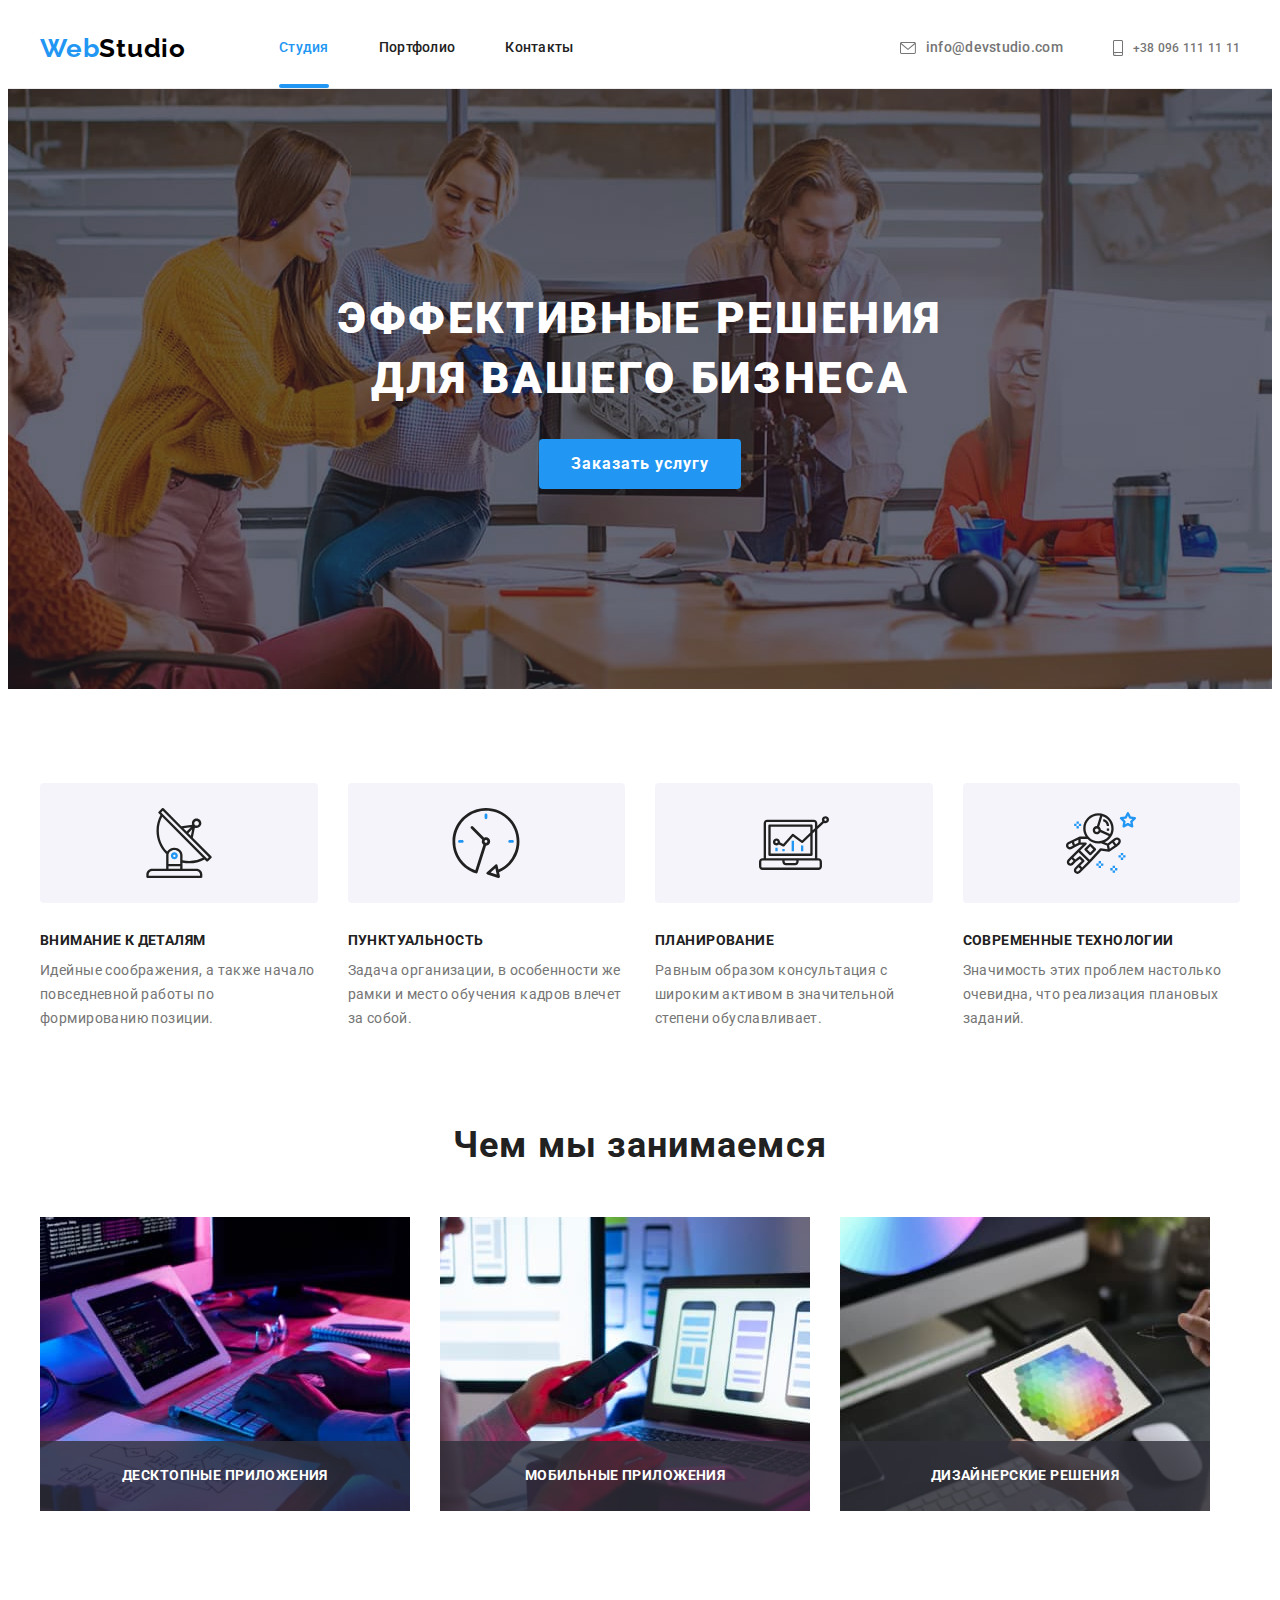
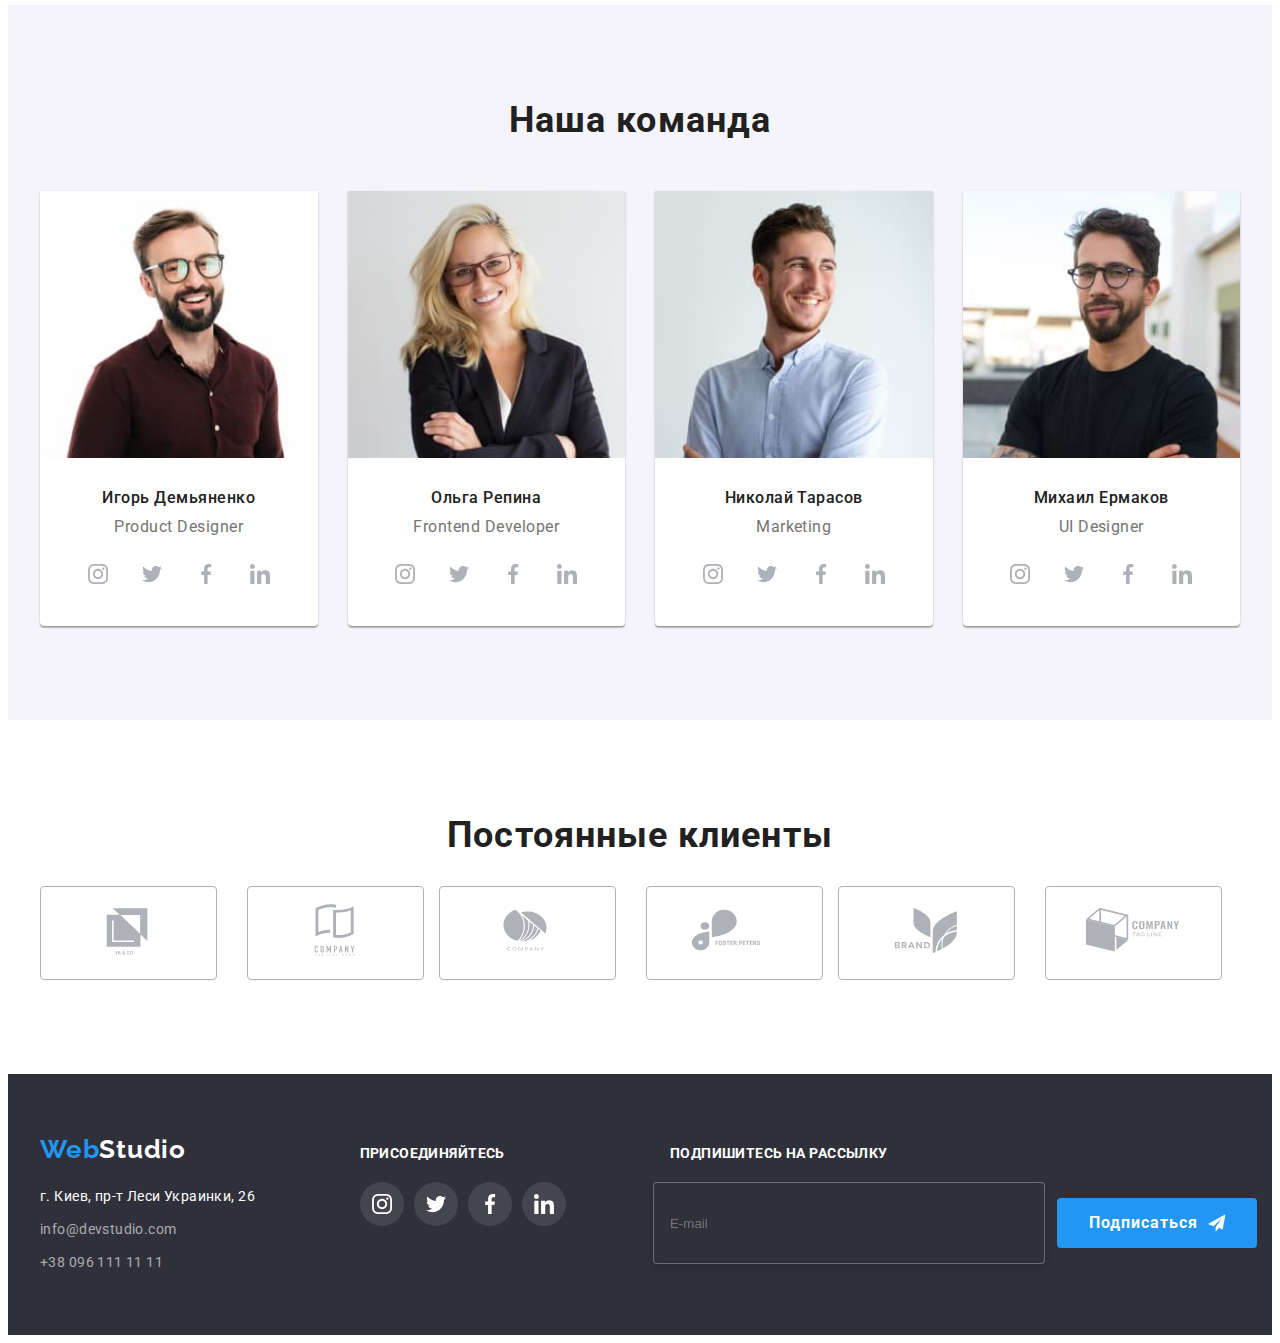
<file: index.html>
<!DOCTYPE html>
<html lang="ru">
<head>
    <meta charset="UTF-8">
    <meta http-equiv="X-UA-Compatible" content="IE=edge">
    <meta name="viewport" content="width=device-width, initial-scale=1.0">
    <title>Document</title>
    <link rel="preconnect" href="https://fonts.googleapis.com">
<link rel="preconnect" href="https://fonts.gstatic.com" crossorigin>
<link href="https://fonts.googleapis.com/css2?family=Raleway:wght@700&family=Roboto:wght@400;500;700;900&display=swap" rel="stylesheet">

<link rel="stylesheet" href="https://cdnjs.cloudflare.com/ajax/libs/modern-normalize/1.1.0/modern-normalize.min.css"
    integrity="sha512-wpPYUAdjBVSE4KJnH1VR1HeZfpl1ub8YT/NKx4PuQ5NmX2tKuGu6U/JRp5y+Y8XG2tV+wKQpNHVUX03MfMFn9Q=="
    crossorigin="anonymous" referrerpolicy="no-referrer" />
    
    <link rel="stylesheet" href="./css/main.min.css" />
</head>
<!-- Тело -->
<body>
    <!-- навигация -->
<header class="page-header">
    <div class="container page-header__container">

        <a href="" class="page-header__logo-up link">Web<span class="page-header__header-logo">Studio</span>
        </a>
        
            <button 
            class="menu-button" 
            type="button" 
            aria-expanded="false" 
            aria-controls="menu-container" 
            data-menu-button>
                <svg width="40" height="40" aria-label="Переключатель мобильного меню">
                    <use class="icon-close" href="./images/header-menu.svg#icon-close_sm" ></use>
                    <use class="icon-menu" href="./images/header-menu.svg#icon-menu_sm"></use>
                </svg>
            </button>
    <div class="menu-container" id="menu-container" data-menu>
         <nav class="navigation">
            <ul class="site-nav list">
                <li class="site-nav__item">
                    <a class="site-nav__link link site-nav__link--current" href="./index.html">Студия</a>
                </li>
                <li class="site-nav__item">
                    <a class="site-nav__link link site-nav__link--next" href="./portfolio.html">Портфолио</a>
                </li>
                <li class="site-nav__item">
                    <a class="site-nav__link link site-nav__link--next " href="">Контакты</a>
                </li>
            </ul>
        </nav>

        <ul class="site-contacts list">
            <li class="site-contacts__item">
                <a class="site-contacts__link-mail" href="mailto:info@devstudio.com">
                    <svg class="site-contacts__icon" width="16" height="12">
                        <use href="./images/icons.svg#icon-envelope">
                        </use>
                    </svg>
                    info@devstudio.com
                    </a>
            </li>
            <li class="site-contacts__item">
                <a class="site-contacts__link-tel" href="tel:+380961111111">
                    <svg class="site-contacts__icon" width="10" height="16">
                        <use href="./images/icons.svg#icon-smartphone">
                        </use>
                    </svg>
                    +38 096 111 11 11
                </a>
            </li>
        </ul>
        
        <ul class="header-socials list">
            <li class="header-socials__item">
                <a class="header-socials__link" href="" target="_blank" rel="noopener noreferrer" aria-label="иконка Instagram">
                Instagram
                </a>
            </li>
            <li class="header-socials__item">
                <a class="header-socials__link" href="" target="_blank" rel="noopener noreferrer" aria-label="иконка Twitter">
                Twitter
                </a>
            </li>
            <li class="header-socials__item">
                <a class="header-socials__link" href="" target="_blank" rel="noopener noreferrer" aria-label="иконка Facebook">
                    Facebook
                </a>
            </li>
            <li class="header-socials__item">
                <a class="header-socials__link" href="" target="_blank" rel="noopener noreferrer" aria-label="иконка Linkedin">
                    Linkedin
                </a>
            </li>
        </ul>
            
        
        </div>
    </div>
</header>

<!-- основная часть -->

<main>
    <!-- hero -->

<section class="hero">
    <div class="container">
        <h1 class="hero__title">
            Эффективные решения для вашего бизнеса
        </h1>
        <button class="button" type="button" data-modal-open>Заказать услугу</button>
    </div>
</section>

<!-- особенности -->

<section class="features section">
   <div class="container features__container">
        <h2 class="visually-hidden">особенности</h2>
        <ul class="features-list list">
            <li class="features-list__item link">
                <a class="features-list__link" href="">
                    <svg class="features-list__icon" width="70" height="70">
                        <use href="./images/icons.svg#icon-antenna">
                        </use>
                    </svg>
                </a>
                <h3 class="features-list__title">Внимание к деталям</h3>
                <p class="features-list__text">Идейные соображения, а также начало повседневной работы по формированию позиции.</p>
            </li>
            <li class="features-list__item link">
                <a class="features-list__link" href="">
                    <svg class="features-list__icon" width="70" height="70">
                        <use href="./images/icons.svg#icon-clock">
                        </use>
                    </svg>
                </a>
                <h3 class="features-list__title">Пунктуальность</h3>
                <p class="features-list__text">Задача организации, в особенности же рамки и место обучения кадров влечет за собой.</p>
            </li>
            <li class="features-list__item link">
                <a class="features-list__link" href="">
                    <svg class="features-list__icon" width="70" height="70">
                        <use href="./images/icons.svg#icon-diagram">
                        </use>
                    </svg>
                </a>
                <h3 class="features-list__title">Планирование</h3>
                <p class="features-list__text">Равным образом консультация с широким активом в значительной степени обуславливает.</p>
            </li>
            <li class="features-list__item link">
                <a class="features-list__link" href="">
                    <svg class="features-list__icon" width="70" height="70">
                        <use href="./images/icons.svg#icon-astronaut">
                        </use>
                    </svg>
                </a>
                <h3 class="features-list__title">Современные технологии</h3>
                <p class="features-list__text">Значимость этих проблем настолько очевидна, что реализация плановых заданий.</p>
            </li>
        </ul>
   </div>
</section>

<!--  виды работ -->

<section class="work-description section">
    <div class="container work-description__container">
        <h2 class="work-description__title">Чем мы занимаемся</h2>
        <ul class="work-list list link">
            <li class="work-list__item">
                <img 
                srcset="./images/work-description/laptop-desktop-1x.jpg 1x, ./images/work-description/laptop-desktop-1x.jpg 2x"
                src="./images/work-description/laptop-desktop-1x.jpg" 
                alt="разработка для компьютера" 
                width="370" height="294">
                <p class="work-list__text">десктопные приложения</p>
            </li>
            <li class="work-list__item link">
                <img 
                srcset="./images/work-description/mobile-desktop-1x.jpg 1x, ./images/work-description/mobile-desktop-1x.jpg 2x"
                src="./images/work-description/mobile-desktop-1x.jpg" 
                alt="разработка для телефона" 
                width="370" height="294">
                <p class="work-list__text">мобильные приложения</p>
            </li>
            <li class="work-list__item link">
                <img 
                srcset="./images/work-description/desine-desktop-1x.jpg 1x, ./images/work-description/desine-desktop-1x.jpg 2x"
                src="./images/work-description/desine-desktop-1x.jpg" 
                alt="разработка для планшета" 
                width="370" height="294">
                <p class="work-list__text">дизайнерские решения</p>
            </li>
        </ul>
    </div>
</section>

<!-- команда -->

<section class="employees section">
    <div class="container employees__container">
        <h2 class="employees__title">Наша команда</h2>
        <ul class="team link list">
            <li class="team__item">
                <picture>
                    <source media="(min-width: 1200px)" srcset="./images/employees/product-designer-desktop-1x.jpg 1x, ./images/employees/product-designer-desktop-2x.jpg 2x"
                        type="image/jpg" />
                    <source media="(min-width: 768px)" srcset="./images/employees/product-designer-tablet-1x.jpg 1x, ./images/employees/product-designer-tablet-2x.jpg 2x"
                        type="image/jpg" />
                    <source media="(max-width: 767px)" srcset="./images/employees/product-designer-mobile-1x.jpg 1x, ./images/employees/product-designer-mobile-2x.jpg 2x"
                        type="image/jpg" />
                <img class="team__img" 
                src="./images/mobile/employees/product-designer-mobile-1x.jpg" 
                alt="Игорь Демьяненко" 
                width="450"
                height="460"
                loading="lazy"
                />
              </picture> 
                
                <div class="team-person">
                    <h3 class="team-person__title">Игорь Демьяненко</h3>
                    <p class="team-person__position">Product Designer</p>
                    <ul class="socials list">
                        <li class="socials__item">
                            <a class="socials__link link" href="" target="_blank" rel="noopener noreferrer"
                                aria-label="иконка Instagram">
                                <svg class="socials__icon" width="20" height="20">
                                    <use href="./images/icons.svg#icon-instagram">
                                    </use>
                                </svg>
                            </a>
                        </li>
                        <li class="socials__item">
                            <a class="socials__link link" href="" target="_blank" rel="noopener noreferrer"
                                aria-label="иконка Twitter">
                                <svg class="socials__icon" width="20" height="20">
                                    <use href="./images/icons.svg#icon-twitter">
                                    </use>
                                </svg>
                            </a>
                        </li>
                        <li class="socials__item">
                            <a class="socials__link link" href="" target="_blank" rel="noopener noreferrer"
                                aria-label="иконка Facebook">
                                <svg class="socials__icon" width="20" height="20">
                                    <use href="./images/icons.svg#icon-facebook">
                                    </use>
                                </svg>
                            </a>
                        </li>
                        <li class="socials__item">
                            <a class="socials__link link" href="" target="_blank" rel="noopener noreferrer"
                                aria-label="иконка Linkedin">
                                <svg class="socials__icon" width="20" height="20">
                                    <use href="./images/icons.svg#icon-linkedin">
                                    </use>
                                </svg>
                            </a>
                        </li>
                    </ul>
                </div>
            </li>
            <li class="team__item">
                <picture>
                    <source media="(min-width: 1200px)"
                        srcset="./images/employees/frontend-developer-desktop-1x.jpg 1x, ./images/employees/frontend-developer-desktop-2x.jpg 2x"
                        type="image/jpg" />
                    <source media="(min-width: 768px)"
                        srcset="./images/employees/frontend-developer-tablet-1x.jpg 1x, ./images/employees/frontend-developer-tablet-2x.jpg 2x"
                        type="image/jpg" />
                    <source media="(max-width: 767px)"
                        srcset="./images/employees/frontend-developer-mobile-1x.jpg 1x, ./images/employees/frontend-developer-mobile-2x.jpg 2x"
                        type="image/jpg" />
                    <img class="team__img" src="./images/mobile/employees/frontend-developer-mobile-1x.jpg" alt="Ольга Репина"
                        width="450" height="460"
                        loading="lazy" />
                </picture>
                
                <div class="team-person">
                    <h3 class="team-person__title">Ольга Репина</h3>
                    <p class="team-person__position">Frontend Developer</p>
                    <ul class="socials list">
                        <li class="socials__item">
                            <a class="socials__link link" href="" target="_blank" rel="noopener noreferrer"
                                aria-label="иконка Instagram">
                                <svg class="socials__icon" width="20" height="20">
                                    <use href="./images/icons.svg#icon-instagram">
                                    </use>
                                </svg>
                            </a>
                        </li>
                        <li class="socials__item">
                            <a class="socials__link link" href="" target="_blank" rel="noopener noreferrer"
                                aria-label="иконка Twitter">
                                <svg class="socials__icon" width="20" height="20">
                                    <use href="./images/icons.svg#icon-twitter">
                                    </use>
                                </svg>
                            </a>
                        </li>
                        <li class="socials__item">
                            <a class="socials__link link" href="" target="_blank" rel="noopener noreferrer"
                                aria-label="иконка Facebook">
                                <svg class="socials__icon" width="20" height="20">
                                    <use href="./images/icons.svg#icon-facebook">
                                    </use>
                                </svg>
                            </a>
                        </li>
                        <li class="socials__item">
                            <a class="socials__link link" href="" target="_blank" rel="noopener noreferrer"
                                aria-label="иконка Linkedin">
                                <svg class="socials__icon" width="20" height="20">
                                    <use href="./images/icons.svg#icon-linkedin">
                                    </use>
                                </svg>
                            </a>
                        </li>
                    </ul>
                </div>
            </li>
            <li class="team__item">
                <picture>
                    <source media="(min-width: 1200px)"
                        srcset="./images/employees/marketing-desktop-1x.jpg 1x, ./images/employees/marketing-desktop-2x.jpg 2x"
                        type="image/jpg" />
                    <source media="(min-width: 768px)"
                        srcset="./images/employees/marketing-tablet-1x.jpg 1x, ./images/employees/marketing-tablet-2x.jpg 2x"
                        type="image/jpg" />
                    <source media="(max-width: 767px)"
                        srcset="./images/employees/marketing-mobile-1x.jpg 1x, ./images/employees/marketing-mobile-2x.jpg 2x"
                        type="image/jpg" />
                    <img class="team__img" src="./images/mobile/employees/marketing-mobile-1x.jpg" alt="Николай Тарасов"
                        width="450" height="460" 
                        loading="lazy"/>
                </picture>
               
                <div class="team-person">
                    <h3 class="team-person__title">Николай Тарасов</h3>
                    <p class="team-person__position">Marketing</p>
                    <ul class="socials list">
                        <li class="socials__item">
                            <a class="socials__link link" href="" target="_blank" rel="noopener noreferrer"
                                aria-label="иконка Instagram">
                                <svg class="socials__icon" width="20" height="20">
                                    <use href="./images/icons.svg#icon-instagram">
                                    </use>
                                </svg>
                            </a>
                        </li>
                        <li class="socials__item">
                            <a class="socials__link link" href="" target="_blank" rel="noopener noreferrer"
                                aria-label="иконка Twitter">
                                <svg class="socials__icon" width="20" height="20">
                                    <use href="./images/icons.svg#icon-twitter">
                                    </use>
                                </svg>
                            </a>
                        </li>
                        <li class="socials__item">
                            <a class="socials__link link" href="" target="_blank" rel="noopener noreferrer"
                                aria-label="иконка Facebook">
                                <svg class="socials__icon" width="20" height="20">
                                    <use href="./images/icons.svg#icon-facebook">
                                    </use>
                                </svg>
                            </a>
                        </li>
                        <li class="socials__item">
                            <a class="socials__link link" href="" target="_blank" rel="noopener noreferrer"
                                aria-label="иконка Linkedin">
                                <svg class="socials__icon" width="20" height="20">
                                    <use href="./images/icons.svg#icon-linkedin">
                                    </use>
                                </svg>
                            </a>
                        </li>
                    </ul>
                </div>
            </li>
            <li class="team__item">
                <picture>
                    <source media="(min-width: 1200px)"
                        srcset="./images/employees/ui-designer-desktop-1x.jpg 1x, ./images/employees/ui-designer-desktop-2x.jpg 2x"
                        type="image/jpg" />
                    <source media="(min-width: 768px)"
                        srcset="./images/employees/ui-designer-tablet-1x.jpg 1x, ./images/employees/ui-designer-tablet-2x.jpg 2x"
                        type="image/jpg" />
                    <source media="(max-width: 767px)"
                        srcset="./images/employees/ui-designer-mobile-1x.jpg 1x, ./images/employees/ui-designer-mobile-2x.jpg 2x"
                        type="image/jpg" />
                    <img class="team__img" src="./images/mobile/employees/ui-designer-mobile-1x.jpg" alt="Михаил Ермаков" width="450"
                        height="460" 
                        loading="lazy"/>
                </picture>
                
                <div class="team-person">
                    <h3 class="team-person__title">Михаил Ермаков</h3>
                    <p class="team-person__position">UI Designer</p>
                    <ul class="socials list">
                        <li class="socials__item">
                            <a class="socials__link link" href="" target="_blank" rel="noopener noreferrer"
                                aria-label="иконка Instagram">
                                <svg class="socials__icon" width="20" height="20">
                                    <use href="./images/icons.svg#icon-instagram">
                                    </use>
                                </svg>
                            </a>
                        </li>
                        <li class="socials__item">
                            <a class="socials__link link" href="" target="_blank" rel="noopener noreferrer"
                                aria-label="иконка Twitter">
                                <svg class="socials__icon" width="20" height="20">
                                    <use href="./images/icons.svg#icon-twitter">
                                    </use>
                                </svg>
                            </a>
                        </li>
                        <li class="socials__item">
                            <a class="socials__link link" href="" target="_blank" rel="noopener noreferrer"
                                aria-label="иконка Facebook">
                                <svg class="socials__icon" width="20" height="20">
                                    <use href="./images/icons.svg#icon-facebook">
                                    </use>
                                </svg>
                            </a>
                        </li>
                        <li class="socials__item">
                            <a class="socials__link link" href="" target="_blank" rel="noopener noreferrer"
                                aria-label="иконка Linkedin">
                                <svg class="socials__icon" width="20" height="20">
                                    <use href="./images/icons.svg#icon-linkedin">
                                    </use>
                                </svg>
                            </a>
                        </li>
                    </ul>
                </div>
            </li>
        </ul>
    </div>
</section>

<!-- Постоянные клиенты -->

    <section class="customers section">
    <div class="container customers__container">
        <h2 class="customers__title">Постоянные клиенты</h2>
        <ul class="customer-list link list">
            <li class="customer-list__item">
                <a class="customer-list__link" href="">
                <svg class="customer-list__icon" width="106px" height="60px" >
                    <use href="./images/icons.svg#icon-logo-1">
                    </use>
                </svg>
                </a>
                
            </li>
            <li class="customer-list__item">
                <a class="customer-list__link" href="">
                    <svg class="customer-list__icon" width="106px" height="60px">
                        <use href="./images/icons.svg#icon-logo-2">
                        </use>
                    </svg>
                </a>
                
            </li>
            <li class="customer-list__item">
                <a class="customer-list__link" href="">
                    <svg class="customer-list__icon" width="106px" height="60px">
                        <use href="./images/icons.svg#icon-logo-3">
                        </use>
                    </svg>
                </a>
                
            </li>
            <li class="customer-list__item">
                <a class="customer-list__link" href="">
                    <svg class="customer-list__icon" width="106px" height="60px">
                        <use href="./images/icons.svg#icon-logo-4">
                        </use>
                    </svg>
                </a>
                
            </li>
            <li class="customer-list__item">
                <a class="customer-list__link" href="">
                    <svg class="customer-list__icon" width="106px" height="60px">
                        <use href="./images/icons.svg#icon-logo-5">
                        </use>
                    </svg>
                </a>
                
            </li>
            <li class="customer-list__item">
                <a class="customer-list__link" href="" >
                    <svg class="customer-list__icon" width="106px" height="60px">
                        <use href="./images/icons.svg#icon-logo-6">
                        </use>
                    </svg>
                </a>
            </li>

        </ul>
    </div>
</section>
</main>

<!-- футер -->

<footer class="page-footer">
    <div class="container page-footer__container">
        <div class="footer-block-contacts">
        <a href="" class="footer-block-contacts__logo-down link">Web<span class="footer-block-contacts__footer-logo">Studio</span> </a>
        <address class="footer-address">
            <ul class="footer-contacts">
                <li class="footer-contacts__item">
                    <a class="footer-contacts__address link" href="https://goo.gl/maps/XvVAJL7zwZZcy64VA" target="_blank"
                        rel="noopener nofollow noreferrer">г. Киев, пр-т Леси Украинки, 26</a>
                    </li>
                <li class="footer-contacts__item">
                    <a class="footer-contacts__mail link" href="mailto:info@devstudio.com">info@devstudio.com</a>
                </li>
                <li class="footer-contacts__item">
                    <a class="footer-contacts__phone link" href="tel:+380961111111">+38 096 111 11 11</a>
                </li>
            </ul>
        </address>
    </div>
    <div class="socials-join">
        <h2 class="socials-join__title">присоединяйтесь</h2>
        <ul class="footer-socials list">
            <li class="footer-socials__item">
                <a class="footer-socials__link link" href="" target="_blank" rel="noopener noreferrer"
                    aria-label="иконка Instagram">
                    <svg class="footer-socials__icon" width="20" height="20">
                        <use href="./images/icons.svg#icon-instagram">
                        </use>
                    </svg>
                </a>
            </li>
            <li class="footer-socials__item">
                <a class="footer-socials__link link" href="" target="_blank" rel="noopener noreferrer"
                    aria-label="иконка Twitter">
                    <svg class="footer-socials__icon" width="20" height="20">
                        <use href="./images/icons.svg#icon-twitter">
                        </use>
                    </svg>
                </a>
            </li>
            <li class="footer-socials__item">
                <a class="footer-socials__link link" href="" target="_blank" rel="noopener noreferrer"
                    aria-label="иконка Facebook">
                    <svg class="footer-socials__icon" width="20" height="20">
                        <use href="./images/icons.svg#icon-facebook">
                        </use>
                    </svg>
                </a>
            </li>
            <li class="footer-socials__item">
                <a class="footer-socials__link link" href="" target="_blank" rel="noopener noreferrer"
                    aria-label="иконка Linkedin">
                    <svg class="footer-socials__icon" width="20" height="20">
                        <use href="./images/icons.svg#icon-linkedin">
                        </use>
                    </svg>
                </a>
            </li>
        </ul>
    </div>

    <form class="footer-form">
    <h2 class="footer-form__title">Подпишитесь на рассылку</h2>
    <div class="footer-email">
    <label class="footer-email__label">
        <input class="footer-email__input"
        type="email" name="email" placeholder="E-mail"required />
    </label>
    <button class="button" type="submit">Подписаться
        <svg class="footer-button-icon" width="24" height="24">
            <use href="./images/icons.svg#icon-icon-send">
            </use>
        </svg>
    </button>
    </div>
</form>
    </div>
</footer>

<!-- Модальное окно -->

<div class="backdrop is-hidden" data-modal>
    <div class="modal">
        <button class="modal__btn" type="button" data-modal-close>
            <svg class="modal__icon" width="18" height="18">
                <use href="./images/icons.svg#icon-close-black">
                </use>
            </svg>
        </button>

        <form class="form">
            <p class="form__title">Оставьте свои данные, мы вам перезвоним</p>

            <label class="form__label">
                <span class="form__text">Имя</span>
                <span class="form__input-box">
                    <input class="form__input" type="text" name="name" required autofocus />
                    <svg class="form__icon" width="18" height="18">
                        <use href="./images/icons.svg#icon-person-black">
                        </use>
                    </svg>
                </span>
            </label>

            <label class="form__label">
                <span class="form__text">Телефон</span>
                <span class="form__input-box">
                    <input class="form__input" type="tel" name="tel" required />
                    <svg class="form__icon" width="18" height="18">
                        <use href="./images/icons.svg#icon-phone-black">
                        </use>
                    </svg>
                </span>
            </label>

            <label class="form__label">
                <span class="form__text">Почта</span>
                <span class="form__input-box">
                    <input class="form__input" type="email" name="email" required />
                    <svg class="form__icon" width="18" height="18">
                        <use href="./images/icons.svg#icon-email-black">
                        </use>
                    </svg>
                </span>
            </label>

            <label class="form__comment">
                <span class="form__text">Комментарий</span>
                
                    <textarea class="form__textarea" name="comment" placeholder="Введите текст"></textarea>
                
            </label>

            <label class="form__checkbox">
                <div class="form__checkbox-conteiner">
                <input class="form__input-checkbox" type="checkbox" name="Условия договора" required />
                <svg class="form__check form__check--check" width="16" height="15">
                    <use href="./images/icons.svg#icon-check">
                    </use>
                    </svg>
                    <span class="form__check form__check--uncheck">

                    </span>
                    </div>
                    <span class="form__icon-checkbox">
                        Соглашаюсь с рассылкой и принимаю
                        <a class="form__checkbox-link" href="" target="_blank" rel="noopener noreferrer"
                            aria-label="переход на договор">
                            Условия договора</a>
                    </span>
            </label>

            <button class="form__button" type="submit">Отправить</button>
        </form>
    </div>
</div>
<script src="./js/modal.js"></script>
<script src="./js/mobile-menu.js"></script>
</body>
</html>
</file>
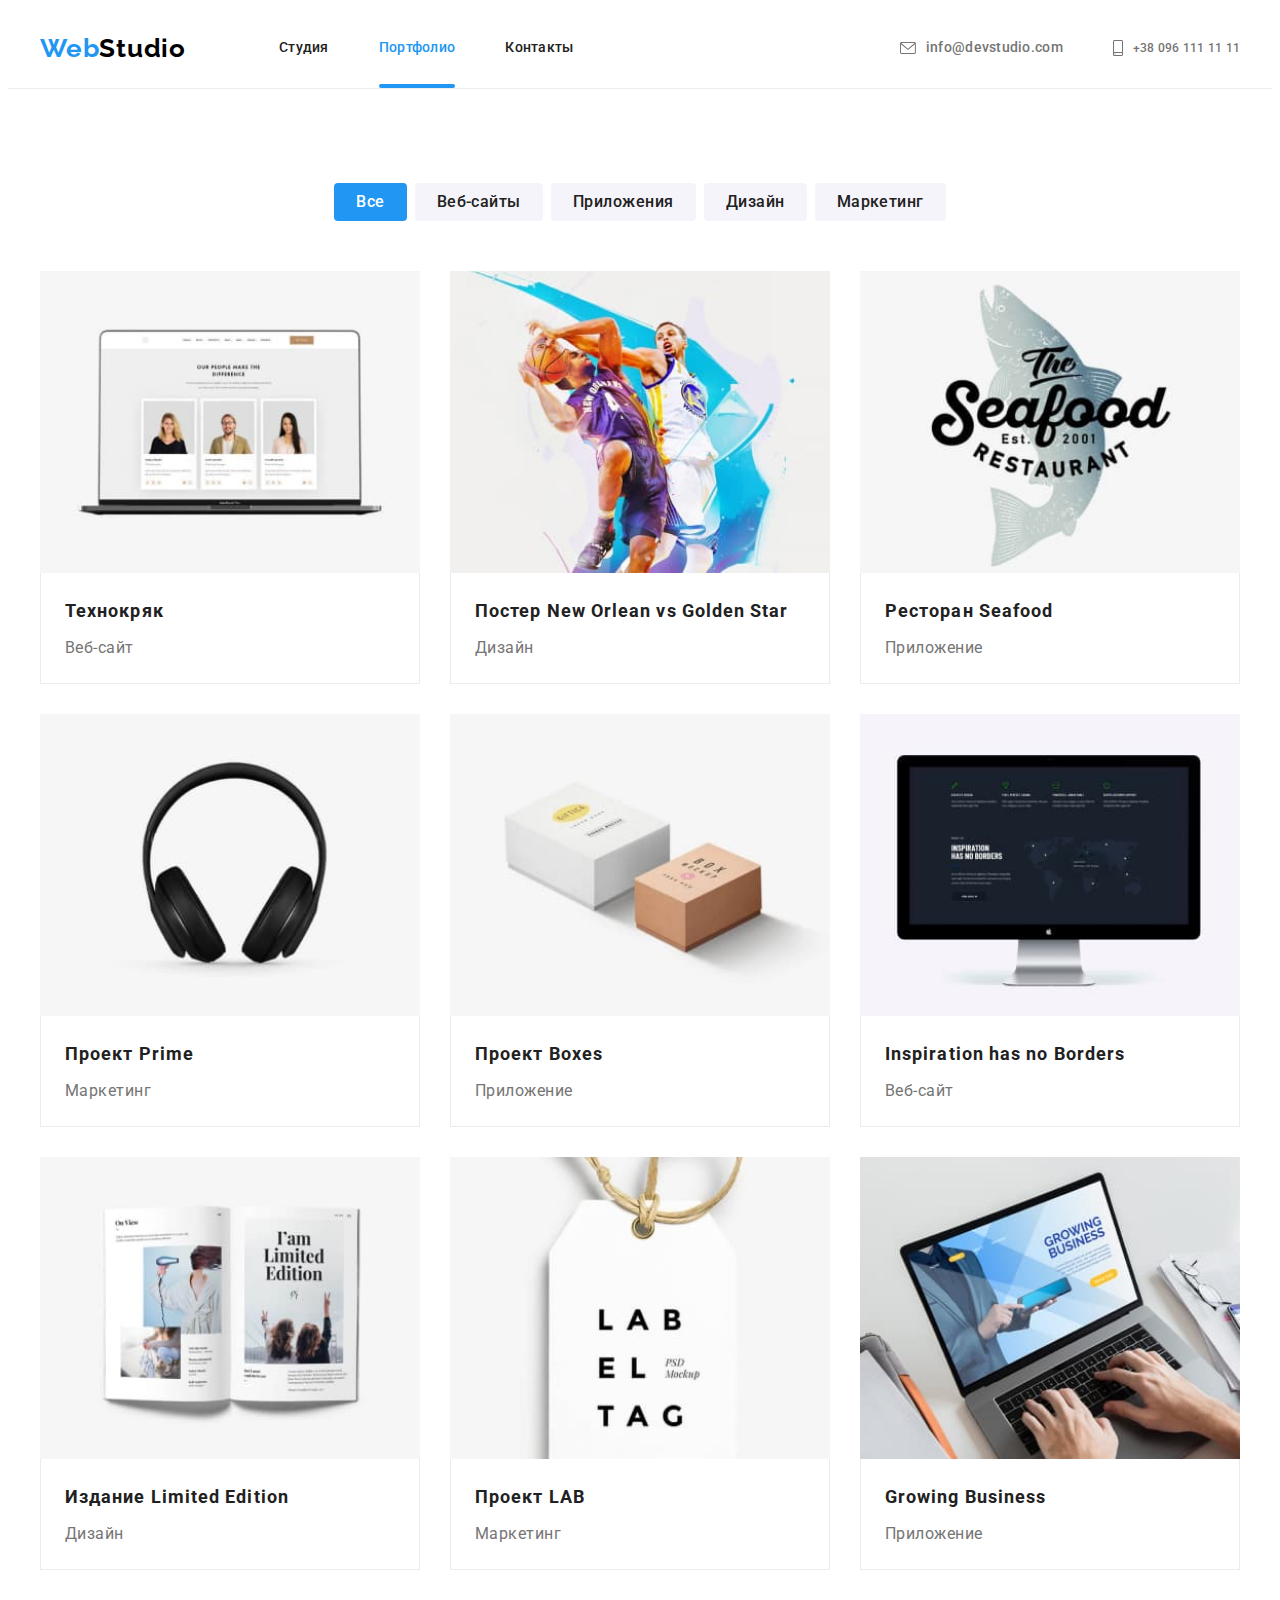
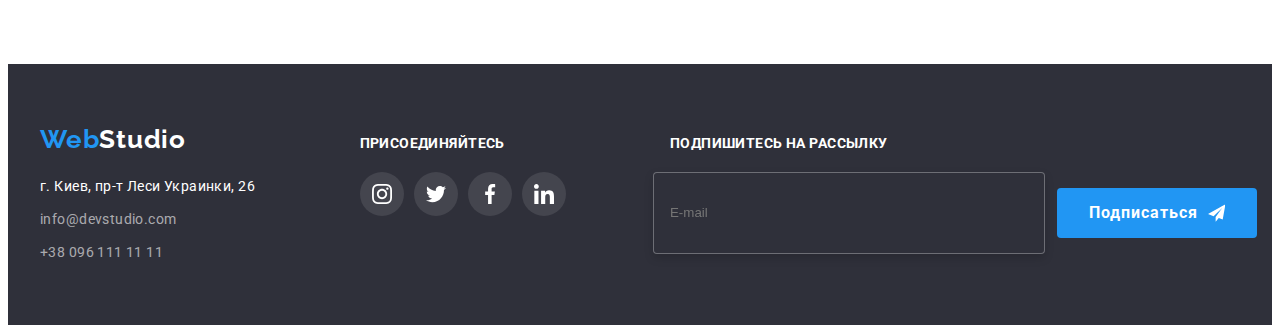
<file: portfolio.html>
<!DOCTYPE html>
<html lang="ru">
<head>
    <meta charset="UTF-8">
    <meta http-equiv="X-UA-Compatible" content="IE=edge">
    <meta name="viewport" content="width=device-width, initial-scale=1.0">
    <title>Document</title>
    <link rel="preconnect" href="https://fonts.googleapis.com">
<link rel="preconnect" href="https://fonts.gstatic.com" crossorigin>
<link href="https://fonts.googleapis.com/css2?family=Raleway:wght@700&family=Roboto:wght@400;500;700;900&display=swap" rel="stylesheet">
<link rel="stylesheet" href="https://cdnjs.cloudflare.com/ajax/libs/modern-normalize/1.1.0/modern-normalize.min.css"
    integrity="sha512-wpPYUAdjBVSE4KJnH1VR1HeZfpl1ub8YT/NKx4PuQ5NmX2tKuGu6U/JRp5y+Y8XG2tV+wKQpNHVUX03MfMFn9Q=="
    crossorigin="anonymous" referrerpolicy="no-referrer" />

<link rel="stylesheet" href="./css/main.min.css" />
</head>

<!-- Тело -->

<body>

<!-- навигация -->

<header class="page-header">
    <div class="container page-header__container">

        <a href="" class="page-header__logo-up link">Web<span class="page-header__header-logo">Studio</span>
        </a>

        <button class="menu-button" type="button" aria-expanded="false" aria-controls="menu-container" data-menu-button>
            <svg width="40" height="40" aria-label="Переключатель мобильного меню">
                <use class="icon-close" href="./images/header-menu.svg#icon-close_sm"></use>
                <use class="icon-menu" href="./images/header-menu.svg#icon-menu_sm"></use>
            </svg>
        </button>
        <div class="menu-container" id="menu-container" data-menu>
            <nav class="navigation">
                <ul class="site-nav list">
                    <li class="site-nav__item">
                        <a class="site-nav__link link site-nav__link--next" href="./index.html">Студия</a>
                    </li>
                    <li class="site-nav__item">
                        <a class="site-nav__link link site-nav__link--current" href="./portfolio.html">Портфолио</a>
                    </li>
                    <li class="site-nav__item">
                        <a class="site-nav__link link site-nav__link--next " href="">Контакты</a>
                    </li>
                </ul>
            </nav>

            <ul class="site-contacts list">
                <li class="site-contacts__item">
                    <a class="site-contacts__link-mail" href="mailto:info@devstudio.com">
                        <svg class="site-contacts__icon" width="16" height="12">
                            <use href="./images/icons.svg#icon-envelope">
                            </use>
                        </svg>
                        info@devstudio.com
                    </a>
                </li>
                <li class="site-contacts__item">
                    <a class="site-contacts__link-tel" href="tel:+380961111111">
                        <svg class="site-contacts__icon" width="10" height="16">
                            <use href="./images/icons.svg#icon-smartphone">
                            </use>
                        </svg>
                        +38 096 111 11 11
                    </a>
                </li>
            </ul>

            <ul class="header-socials list">
                <li class="header-socials__item">
                    <a class="header-socials__link" href="" target="_blank" rel="noopener noreferrer"
                        aria-label="иконка Instagram">
                        Instagram
                    </a>
                </li>
                <li class="header-socials__item">
                    <a class="header-socials__link" href="" target="_blank" rel="noopener noreferrer"
                        aria-label="иконка Twitter">
                        Twitter
                    </a>
                </li>
                <li class="header-socials__item">
                    <a class="header-socials__link" href="" target="_blank" rel="noopener noreferrer"
                        aria-label="иконка Facebook">
                        Facebook
                    </a>
                </li>
                <li class="header-socials__item">
                    <a class="header-socials__link" href="" target="_blank" rel="noopener noreferrer"
                        aria-label="иконка Linkedin">
                        Linkedin
                    </a>
                </li>
            </ul>


        </div>
    </div>
</header>
    
<main>

    <!-- Портфолио -->
    
    <section class="portfolio section">
<div class="container portfolio__container">

    <!-- кнопки фильтра -->

    <h1 class="visually-hidden">фильтр</h1>
    <ul class="filter-list list">
        <li class="filter-list__item link">
            <button class="filter-list__button filter-list__button--active" type="button">Все</button>
        </li>
        <li class="filter-list__item link">
            <button class="filter-list__button" type="button">Веб-сайты</button>
        </li>
        <li class="filter-list__item link">
            <button class="filter-list__button" type="button">Приложения</button>
        </li>
        <li class="filter-list__item link">
            <button class="filter-list__button" type="button">Дизайн</button>
        </li>
        <li class="filter-list__item link">
            <button class="filter-list__button" type="button">Маркетинг</button>
        </li>
    </ul>

    <!-- Примеры работ -->

    <ul class="work-examples-list list">
        <li class="work-examples-list__item link">
            <a class="work-examples-list__link" href="">
            <div class="img-overlay">
                <picture>
                    <source media="(min-width: 1200px)"
                        srcset="./images/portfolio/img1-desktop-1x.jpg 1x, ./images/portfolio/img1-desktop-2x.jpg 2x"
                        type="image/jpg" />
                    <source media="(min-width: 768px)"
                        srcset="./images/portfolio/img1-tablet-1x.jpg 1x, ./images/portfolio/img1-tablet-2x.jpg 2x"
                        type="image/jpg" />
                    <source media="(max-width: 767px)"
                        srcset="./images/portfolio/img1-mobile-1x.jpg 1x, ./images/portfolio/img1-mobile-2x.jpg 2x"
                        type="image/jpg" />
                    <img class="img-overlay__example" src="./images/portfolio/img1-mobile-1x.jpg" alt="Технокряк" width="450" height="294"
                        loading="lazy"/>
                </picture>
            
                <div class="container-overlay">
                <p class="container-overlay__text">Ресурс предлагает комплексные предложения с разным уровнем функционала и сервисов. Все это позволит посетителю получить
                исчерпывающие сведения о компании или частном лице.</p>
                </div>
                </div>
            <div class="work-details">
                <h2 class="work-details__name">Технокряк</h2>
                <p class="work-details__text">Веб-сайт</p>
            </div>
            </a>
        </li>

        <li class="work-examples-list__item link">
            <a class="work-examples-list__link" href="">
                <div class="img-overlay">
                    <picture>
                        <source media="(min-width: 1200px)"
                            srcset="./images/portfolio/img2-desktop-1x.jpg 1x, ./images/portfolio/img2-desktop-2x.jpg 2x"
                            type="image/jpg" />
                        <source media="(min-width: 768px)"
                            srcset="./images/portfolio/img2-tablet-1x.jpg 1x, ./images/portfolio/img2-tablet-2x.jpg 2x" type="image/jpg" />
                        <source media="(max-width: 767px)"
                            srcset="./images/portfolio/img2-mobile-1x.jpg 1x, ./images/portfolio/img2-mobile-2x.jpg 2x" type="image/jpg" />
                        <img class="img-overlay__example" 
                        src="./images/portfolio/img2-mobile-1x.jpg" 
                        alt="Постер New Orlean vs Golden Star" 
                        width="450"
                            height="294" loading="lazy" />
                    </picture>
            
                <div class="container-overlay">
                    <p class="container-overlay__text">Ресурс предлагает комплексные предложения с разным уровнем функционала и сервисов. Все это
                        позволит посетителю получить
                        исчерпывающие сведения о компании или частном лице.</p>
                </div>
                </div>
            <div class="work-details">
                <h2 class="work-details__name">Постер New Orlean vs Golden Star</h2>
                <p class="work-details__text">Дизайн</p>
            </div>
            </a>
        </li>
        <li class="work-examples-list__item link">
            <a class="work-examples-list__link" href="">
                <div class="img-overlay">
                    <picture>
                        <source media="(min-width: 1200px)"
                            srcset="./images/portfolio/img3-desktop-1x.jpg 1x, ./images/portfolio/img3-desktop-2x.jpg 2x"
                            type="image/jpg" />
                        <source media="(min-width: 768px)"
                            srcset="./images/portfolio/img3-tablet-1x.jpg 1x, ./images/portfolio/img3-tablet-2x.jpg 2x" type="image/jpg" />
                        <source media="(max-width: 767px)"
                            srcset="./images/portfolio/img3-mobile-1x.jpg 1x, ./images/portfolio/img3-mobile-2x.jpg 2x" type="image/jpg" />
                        <img class="img-overlay__example" 
                        src="./images/portfolio/img3-mobile-1x.jpg" 
                        alt="Ресторан Seafood"
                            width="450" height="294" loading="lazy" />
                    </picture>
            
                <div class="container-overlay">
                    <p class="container-overlay__text">Ресурс предлагает комплексные предложения с разным уровнем функционала и сервисов. Все это
                        позволит посетителю получить
                        исчерпывающие сведения о компании или частном лице.</p>
                </div>
                </div>
            <div class="work-details">
                <h2 class="work-details__name">Ресторан Seafood</h2>
                <p class="work-details__text">Приложение</p>
            </div>
            </a>
        </li>
        <li class="work-examples-list__item link">
            <a class="work-examples-list__link" href="">
                <div class="img-overlay">
                    <picture>
                        <source media="(min-width: 1200px)"
                            srcset="./images/portfolio/img4-desktop-1x.jpg 1x, ./images/portfolio/img4-desktop-2x.jpg 2x"
                            type="image/jpg" />
                        <source media="(min-width: 768px)"
                            srcset="./images/portfolio/img4-tablet-1x.jpg 1x, ./images/portfolio/img4-tablet-2x.jpg 2x" type="image/jpg" />
                        <source media="(max-width: 767px)"
                            srcset="./images/portfolio/img4-mobile-1x.jpg 1x, ./images/portfolio/img4-mobile-2x.jpg 2x" type="image/jpg" />
                        <img class="img-overlay__example" src="./images/portfolio/img4-mobile-1x.jpg" alt="Проект Prime" width="450"
                            height="294" loading="lazy" />
                    </picture>
            
            <div class="container-overlay">
                <p class="container-overlay__text">Ресурс предлагает комплексные предложения с разным уровнем функционала и сервисов. Все это
                    позволит посетителю получить
                    исчерпывающие сведения о компании или частном лице.</p>
            </div>
            </div>
            <div class="work-details">
                <h2 class="work-details__name">Проект Prime</h2>
                <p class="work-details__text">Маркетинг</p>
            </div>
            </a>
        </li>
        <li class="work-examples-list__item link">
            <a class="work-examples-list__link" href="">
                <div class="img-overlay">
                    <picture>
                        <source media="(min-width: 1200px)"
                            srcset="./images/portfolio/img5-desktop-1x.jpg 1x, ./images/portfolio/img5-desktop-2x.jpg 2x"
                            type="image/jpg" />
                        <source media="(min-width: 768px)"
                            srcset="./images/portfolio/img5-tablet-1x.jpg 1x, ./images/portfolio/img5-tablet-2x.jpg 2x" type="image/jpg" />
                        <source media="(max-width: 767px)"
                            srcset="./images/portfolio/img5-mobile-1x.jpg 1x, ./images/portfolio/img5-mobile-2x.jpg 2x" type="image/jpg" />
                        <img class="img-overlay__example" src="./images/portfolio/img5-mobile-1x.jpg" alt="Проект Boxes" width="450"
                            height="294" loading="lazy" />
                    </picture>
            
            
            <div class="container-overlay">
                <p class="container-overlay__text">Ресурс предлагает комплексные предложения с разным уровнем функционала и сервисов. Все это
                    позволит посетителю получить
                    исчерпывающие сведения о компании или частном лице.</p>
            </div>
            </div>
            <div class="work-details">
                <h2 class="work-details__name">Проект Boxes</h2>
                <p class="work-details__text">Приложение</p>
            </div>
            </a>
        </li>
        <li class="work-examples-list__item link">
            <a class="work-examples-list__link" href="">
                <div class="img-overlay">
                    <picture>
                        <source media="(min-width: 1200px)"
                            srcset="./images/portfolio/img6-desktop-1x.jpg 1x, ./images/portfolio/img6-desktop-2x.jpg 2x"
                            type="image/jpg" />
                        <source media="(min-width: 768px)"
                            srcset="./images/portfolio/img6-tablet-1x.jpg 1x, ./images/portfolio/img6-tablet-2x.jpg 2x" type="image/jpg" />
                        <source media="(max-width: 767px)"
                            srcset="./images/portfolio/img6-mobile-1x.jpg 1x, ./images/portfolio/img6-mobile-2x.jpg 2x" type="image/jpg" />
                        <img class="img-overlay__example" src="./images/portfolio/img6-mobile-1x.jpg" alt="Inspiration has no Borders" width="450"
                            height="294" loading="lazy" />
                    </picture>
            
            <div class="container-overlay">
                <p class="container-overlay__text">Ресурс предлагает комплексные предложения с разным уровнем функционала и сервисов. Все это
                    позволит посетителю получить
                    исчерпывающие сведения о компании или частном лице.</p>
            </div>
            </div>
                <div class="work-details">
                <h2 class="work-details__name">Inspiration has no Borders</h2>
                <p class="work-details__text">Веб-сайт</p>
            </div>
            </a>
        </li>
        <li class="work-examples-list__item link">
            <a class="work-examples-list__link" href="">
                <div class="img-overlay">
                    <picture>
                        <source media="(min-width: 1200px)"
                            srcset="./images/portfolio/img7-desktop-1x.jpg 1x, ./images/portfolio/img7-desktop-2x.jpg 2x"
                            type="image/jpg" />
                        <source media="(min-width: 768px)"
                            srcset="./images/portfolio/img7-tablet-1x.jpg 1x, ./images/portfolio/img7-tablet-2x.jpg 2x" type="image/jpg" />
                        <source media="(max-width: 767px)"
                            srcset="./images/portfolio/img7-mobile-1x.jpg 1x, ./images/portfolio/img7-mobile-2x.jpg 2x" type="image/jpg" />
                        <img class="img-overlay__example" src="./images/portfolio/img7-mobile-1x.jpg" alt="Издание Limited Edition"
                            width="450" height="294" loading="lazy" />
                    </picture>
            
            <div class="container-overlay">
                <p class="container-overlay__text">Ресурс предлагает комплексные предложения с разным уровнем функционала и сервисов. Все это
                    позволит посетителю получить
                    исчерпывающие сведения о компании или частном лице.</p>
            </div>
            </div>
                <div class="work-details">
                <h2 class="work-details__name">Издание Limited Edition</h2>
                <p class="work-details__text">Дизайн</p>
            </div>
            </a>
        </li>
        <li class="work-examples-list__item link">
            <a class="work-examples-list__link" href="">
                <div class="img-overlay">
                    <picture>
                        <source media="(min-width: 1200px)"
                            srcset="./images/portfolio/img8-desktop-1x.jpg 1x, ./images/portfolio/img8-desktop-2x.jpg 2x"
                            type="image/jpg" />
                        <source media="(min-width: 768px)"
                            srcset="./images/portfolio/img8-tablet-1x.jpg 1x, ./images/portfolio/img8-tablet-2x.jpg 2x" type="image/jpg" />
                        <source media="(max-width: 767px)"
                            srcset="./images/portfolio/img8-mobile-1x.jpg 1x, ./images/portfolio/img8-mobile-2x.jpg 2x" type="image/jpg" />
                        <img class="img-overlay__example" src="./images/portfolio/img8-mobile-1x.jpg" alt="Проект LAB"
                            width="450" height="294" loading="lazy" />
                    </picture>
            
            <div class="container-overlay">
                <p class="container-overlay__text">Ресурс предлагает комплексные предложения с разным уровнем функционала и сервисов. Все это
                    позволит посетителю получить
                    исчерпывающие сведения о компании или частном лице.</p>
            </div>
            </div>
            <div class="work-details">
                <h2 class="work-details__name">Проект LAB</h2>
                <p class="work-details__text">Маркетинг</p>
            </div>
            </a>
        </li>
        <li class="work-examples-list__item link">
            <a class="work-examples-list__link" href="">
                <div class="img-overlay">
                    <picture>
                        <source media="(min-width: 1200px)"
                            srcset="./images/portfolio/img9-desktop-1x.jpg 1x, ./images/portfolio/img9-desktop-2x.jpg 2x"
                            type="image/jpg" />
                        <source media="(min-width: 768px)"
                            srcset="./images/portfolio/img9-tablet-1x.jpg 1x, ./images/portfolio/img9-tablet-2x.jpg 2x" type="image/jpg" />
                        <source media="(max-width: 767px)"
                            srcset="./images/portfolio/img9-mobile-1x.jpg 1x, ./images/portfolio/img9-mobile-2x.jpg 2x" type="image/jpg" />
                        <img class="img-overlay__example" src="./images/portfolio/img9-mobile-1x.jpg" alt="Growing Business" width="450"
                            height="294" loading="lazy" />
                    </picture>
            
            <div class="container-overlay">
                <p class="container-overlay__text">Ресурс предлагает комплексные предложения с разным уровнем функционала и сервисов. Все это
                    позволит посетителю получить
                    исчерпывающие сведения о компании или частном лице.</p>
            </div>
            </div>
                <div class="work-details">
                <h2 class="work-details__name">Growing Business</h2>
                <p class="work-details__text">Приложение</p>
            </div>
            </a>
        </li>
    </ul>
</div>
    </section>  
</main>  

<!-- футер -->

<footer class="page-footer">
    <div class="container page-footer__container">
        <div class="footer-block-contacts">
            <a href="" class="footer-block-contacts__logo-down link">Web<span
                    class="footer-block-contacts__footer-logo">Studio</span> </a>
            <address class="footer-address">
                <ul class="footer-contacts">
                    <li class="footer-contacts__item">
                        <a class="footer-contacts__address link" href="https://goo.gl/maps/XvVAJL7zwZZcy64VA"
                            target="_blank" rel="noopener nofollow noreferrer">г. Киев, пр-т Леси Украинки, 26</a>
                    </li>
                    <li class="footer-contacts__item">
                        <a class="footer-contacts__mail link" href="mailto:info@devstudio.com">info@devstudio.com</a>
                    </li>
                    <li class="footer-contacts__item">
                        <a class="footer-contacts__phone link" href="tel:+380961111111">+38 096 111 11 11</a>
                    </li>
                </ul>
            </address>
        </div>
        <div class="socials-join">
            <h2 class="socials-join__title">присоединяйтесь</h2>
            <ul class="footer-socials list">
                <li class="footer-socials__item">
                    <a class="footer-socials__link link" href="" target="_blank" rel="noopener noreferrer"
                        aria-label="иконка Instagram">
                        <svg class="footer-socials__icon" width="20" height="20">
                            <use href="./images/icons.svg#icon-instagram">
                            </use>
                        </svg>
                    </a>
                </li>
                <li class="footer-socials__item">
                    <a class="footer-socials__link link" href="" target="_blank" rel="noopener noreferrer"
                        aria-label="иконка Twitter">
                        <svg class="footer-socials__icon" width="20" height="20">
                            <use href="./images/icons.svg#icon-twitter">
                            </use>
                        </svg>
                    </a>
                </li>
                <li class="footer-socials__item">
                    <a class="footer-socials__link link" href="" target="_blank" rel="noopener noreferrer"
                        aria-label="иконка Facebook">
                        <svg class="footer-socials__icon" width="20" height="20">
                            <use href="./images/icons.svg#icon-facebook">
                            </use>
                        </svg>
                    </a>
                </li>
                <li class="footer-socials__item">
                    <a class="footer-socials__link link" href="" target="_blank" rel="noopener noreferrer"
                        aria-label="иконка Linkedin">
                        <svg class="footer-socials__icon" width="20" height="20">
                            <use href="./images/icons.svg#icon-linkedin">
                            </use>
                        </svg>
                    </a>
                </li>
            </ul>
        </div>

        <form class="footer-form">
            <h2 class="footer-form__title">Подпишитесь на рассылку</h2>
            <div class="footer-email">
                <label class="footer-email__label">
                    <input class="footer-email__input" type="email" name="email" placeholder="E-mail" required/>
                </label>
                <button class="button" type="submit">Подписаться
                    <svg class="footer-button-icon" width="24" height="24">
                        <use href="./images/icons.svg#icon-icon-send">
                        </use>
                    </svg>
                </button>
            </div>
        </form>
    </div>
</footer>
<script src="./js/mobile-menu.js"></script>
</body>
</html>
</file>
<file: css/main.min.css>
:root{--main-font: 'Roboto', sans-serif;--secondary-font: 'Raleway', sans-serif;--main-txt-cl: #757575;--secondary-txt-cl: #212121;--accent-txt-cl: #2196F3;--next1-txt-cl: #000000;--next2-txt-cl: #FFFFFF;--next3-txt-cl: #212121;--next4-txt-cl: #AFB1B8;--main-bg-cl: #ffffff;--secondary-bg-cl: #2f303a;--accent-bg-cl: #2196F3;--next1-bg-cl: #F5F4FA;--new-secondary-bg-cl: #C4C4C4;--border-cl: #ECECEC}.visually-hidden{position:absolute;width:1px;height:1px;margin:-1px;border:0;padding:0;white-space:nowrap;-webkit-clip-path:inset(100%);clip-path:inset(100%);clip:rect(0 0 0 0);overflow:hidden}.site-contacts__link-tel,.site-contacts__link-mail,.modal__btn,.footer-socials__link{display:-webkit-box;display:-ms-flexbox;display:flex;-webkit-box-align:center;-ms-flex-align:center;align-items:center}.form__button,.button{padding:10px 32px;min-width:200px;min-height:50px;margin:0 auto;border-radius:4px;font-family:inherit;font-style:normal;font-weight:700;font-size:16px;line-height:1.88;display:-webkit-box;display:-ms-flexbox;display:flex;-webkit-box-align:center;-ms-flex-align:center;align-items:center;text-align:center;-webkit-box-pack:center;-ms-flex-pack:center;justify-content:center;letter-spacing:0.06em;cursor:pointer;border:none;color:var(--next2-txt-cl);background-color:var(--accent-bg-cl);-webkit-transition:background-color 250ms cubic-bezier(0.4, 0, 0.2, 1);transition:background-color 250ms cubic-bezier(0.4, 0, 0.2, 1)}html{scroll-behavior:smooth}body{font-family:var(--main-font);font-weight:400;font-size:14px;line-height:1.14;letter-spacing:0.03em;color:var(--main-txt-cl);background-color:var(--main-bg-cl)}body.is-modal-shown,body.is-menu-shown{overflow:hidden}h1,h2,h3,p{margin:0}img{display:block;max-width:100%;height:auto}address{font-style:normal}.container{padding-left:15px;padding-right:15px;margin:0 auto;width:100%}@media screen and (min-width: 480px){.container{width:480px}}@media screen and (min-width: 768px){.container{width:768px}}@media screen and (min-width: 1200px){.container{width:1200px}}@media screen and (max-width: 1199.98px){.section{padding-top:60px;padding-bottom:60px}}@media screen and (min-width: 1200px){.section{padding-top:94px;padding-bottom:94px}}.list{list-style:none;padding:0;margin:0}.link{text-decoration:none;color:inherit}.work-description{padding-top:0}.page-header{border-bottom:1px solid var(--border-cl)}.page-header__container{position:relative}@media screen and (min-width: 768px){.page-header__container{display:-webkit-box;display:-ms-flexbox;display:flex;-webkit-box-align:center;-ms-flex-align:center;align-items:center}}.page-header__header-logo{font-family:var(--secondary-font);font-weight:700;font-size:24px;line-height:1.17;letter-spacing:0.03em;color:var(--next1-txt-cl)}@media screen and (min-width: 1200px){.page-header__header-logo{font-size:26px;line-height:1.19}}.page-header__logo-up{display:inline-block;font-family:var(--secondary-font);font-weight:700;font-size:24px;line-height:1.17;letter-spacing:0.03em;padding-top:16px;padding-bottom:16px;color:var(--accent-txt-cl)}@media screen and (min-width: 768px) and (max-width: 1199.98px){.page-header__logo-up{padding:0;margin-right:88px}}@media screen and (min-width: 1200px){.page-header__logo-up{font-size:26px;line-height:1.19;margin-right:93px}}.menu-button{position:absolute;display:-webkit-box;display:-ms-flexbox;display:flex;padding:0;border:none;background-color:transparent;cursor:pointer;top:10px;right:15px;z-index:100}@media screen and (min-width: 768px){.menu-button{display:none}}.menu-button .icon-close{display:none}.menu-button.is-open .icon-close{display:block}.icon-close:hover,.icon-close:focus,.icon-menu:hover,.icon-menu:focus{fill:var(--accent-txt-cl)}.menu-button.is-open .icon-menu{display:none}.menu-container{display:none;position:fixed;top:0;left:0;width:100%;height:100%;background-color:var(--main-bg-cl);padding:40px 48px;z-index:1}@media screen and (min-width: 768px){.menu-container{display:-webkit-box;display:-ms-flexbox;display:flex;-webkit-box-align:center;-ms-flex-align:center;align-items:center;position:static;padding:0}}.menu-container.is-open{display:-webkit-box;display:-ms-flexbox;display:flex;-webkit-box-orient:vertical;-webkit-box-direction:normal;-ms-flex-direction:column;flex-direction:column;top:0;overflow:scroll}@media screen and (min-width: 768px){.menu-container.is-open{display:-webkit-box;display:-ms-flexbox;display:flex;-webkit-box-orient:horizontal;-webkit-box-direction:normal;-ms-flex-direction:row;flex-direction:row;position:static;-webkit-box-align:center;-ms-flex-align:center;align-items:center;padding:0}}@media screen and (min-width: 768px){.site-nav{display:-webkit-box;display:-ms-flexbox;display:flex}}.site-nav__item:not(:last-child){margin-bottom:32px}@media screen and (min-width: 768px){.site-nav__item:not(:last-child){margin-bottom:0;margin-right:50px}}.site-nav__link{font-weight:500;font-size:40px;line-height:1.18;letter-spacing:0.02em;color:var(--secondary-txt-cl);-webkit-transition:color 250ms cubic-bezier(0.4, 0, 0.2, 1);transition:color 250ms cubic-bezier(0.4, 0, 0.2, 1)}.site-nav__link--current{position:relative;color:var(--accent-txt-cl)}@media screen and (min-width: 768px){.site-nav__link{display:block;padding-top:32px;padding-bottom:32px;font-weight:500;font-size:14px;line-height:1.14;letter-spacing:0.02em;color:var(--secondary-txt-cl);-webkit-transition:color 250ms cubic-bezier(0.4, 0, 0.2, 1);transition:color 250ms cubic-bezier(0.4, 0, 0.2, 1)}.site-nav__link--next{position:relative}.site-nav__link--next:hover::after,.site-nav__link--next:focus::after{opacity:1}.site-nav__link--next::after{content:"";position:absolute;left:0;bottom:0;display:block;width:100%;height:4px;border-radius:2px;background-color:var(--accent-bg-cl);opacity:0;-webkit-transition:opacity 500ms cubic-bezier(0.4, 0, 0.2, 1);transition:opacity 500ms cubic-bezier(0.4, 0, 0.2, 1)}.site-nav__link--current{position:relative;color:var(--accent-txt-cl)}.site-nav__link--current::after{content:"";border-radius:2px;position:absolute;left:0;bottom:0;display:block;width:100%;height:4px;background-color:var(--accent-bg-cl);-webkit-transition:opacity 250ms cubic-bezier(0.4, 0, 0.2, 1);transition:opacity 250ms cubic-bezier(0.4, 0, 0.2, 1)}}.link:hover,.link:focus{color:var(--accent-txt-cl)}.site-contacts{display:-webkit-box;display:-ms-flexbox;display:flex;-webkit-box-orient:vertical;-webkit-box-direction:reverse;-ms-flex-direction:column-reverse;flex-direction:column-reverse}@media screen and (max-width: 767.98px){.site-contacts{margin-top:auto;margin-bottom:64px}}@media screen and (min-width: 768px) and (max-width: 1199.98px){.site-contacts{-webkit-box-orient:vertical;-webkit-box-direction:normal;-ms-flex-direction:column;flex-direction:column;margin-left:auto}}@media screen and (min-width: 1200px){.site-contacts{-webkit-box-orient:horizontal;-webkit-box-direction:normal;-ms-flex-direction:row;flex-direction:row;margin-left:auto;-webkit-box-align:center;-ms-flex-align:center;align-items:center}}@media screen and (max-width: 767.98px){.site-contacts__item{margin-bottom:32px}}.site-contacts__item:first-child{margin-bottom:0}@media screen and (min-width: 768px) and (max-width: 1199.98px){.site-contacts__item{margin-bottom:0}}@media screen and (min-width: 1200px){.site-contacts__item{margin-left:50px}}.site-contacts__link-tel{text-decoration:none;font-weight:500;font-size:34px;line-height:1.18;letter-spacing:0.02em;color:var(--accent-txt-cl);-webkit-transition:color 250ms cubic-bezier(0.4, 0, 0.2, 1);transition:color 250ms cubic-bezier(0.4, 0, 0.2, 1)}.site-contacts__link-tel:hover,.site-contacts__link-tel:focus{color:var(--accent-txt-cl)}@media screen and (min-width: 768px){.site-contacts__link-tel{font-size:12px;line-height:1.17;color:var(--main-txt-cl)}}.site-contacts__link-mail{text-decoration:none;font-weight:500;font-size:24px;line-height:1.17;letter-spacing:0.02em;color:var(--main-txt-cl);-webkit-transition:color 250ms cubic-bezier(0.4, 0, 0.2, 1);transition:color 250ms cubic-bezier(0.4, 0, 0.2, 1)}.site-contacts__link-mail:hover,.site-contacts__link-mail:focus{color:var(--accent-txt-cl)}@media screen and (min-width: 768px){.site-contacts__link-mail{font-size:12px;line-height:1.17;margin-bottom:10px}}@media screen and (min-width: 1200px){.site-contacts__link-mail{font-size:14px;line-height:1.14;margin-bottom:0;padding-top:32px;padding-bottom:32px}}.site-contacts__icon{display:none}@media screen and (min-width: 768px){.site-contacts__icon{display:-webkit-box;display:-ms-flexbox;display:flex;-webkit-box-align:center;-ms-flex-align:center;align-items:center;fill:currentColor;margin-right:10px}}.header-socials{display:-webkit-box;display:-ms-flexbox;display:flex;-ms-flex-wrap:wrap;flex-wrap:wrap}.header-socials__item{padding-right:10px;padding-left:10px;border-right:1px solid rgba(33,33,33,0.2)}.header-socials__item:last-child{padding-right:0;border-right:none}.header-socials__item:first-child{padding-left:0}@media screen and (min-width: 768px){.header-socials__item{display:none}}.header-socials__link{font-weight:500;font-size:18px;line-height:1.22;letter-spacing:0.02em;text-decoration:none;color:var(--accent-txt-cl)}.backdrop{position:fixed;top:0;left:0;width:100%;height:100%;padding:93px 15px;background-color:rgba(0,0,0,0.2);opacity:1;z-index:100;-webkit-transition:opacity 250ms cubic-bezier(0.4, 0, 0.2, 1),visibility 250ms cubic-bezier(0.4, 0, 0.2, 1);transition:opacity 250ms cubic-bezier(0.4, 0, 0.2, 1),visibility 250ms cubic-bezier(0.4, 0, 0.2, 1);overflow-y:scroll}.backdrop.is-hidden{visibility:hidden;opacity:0;pointer-events:none}.modal{position:absolute;top:50%;left:50%;-webkit-transform:translate(-50%, -50%) scale(1);transform:translate(-50%, -50%) scale(1);overflow-y:auto;left:50vw;background-color:var(--main-bg-cl);-webkit-box-shadow:0px 1px 3px rgba(0,0,0,0.12),0px 1px 1px rgba(0,0,0,0.14),0px 2px 1px rgba(0,0,0,0.2);box-shadow:0px 1px 3px rgba(0,0,0,0.12),0px 1px 1px rgba(0,0,0,0.14),0px 2px 1px rgba(0,0,0,0.2);border-radius:4px;padding:40px;-webkit-transition:opacity 250ms cubic-bezier(0.4, 0, 0.2, 1),-webkit-transform 250ms cubic-bezier(0.4, 0, 0.2, 1);transition:opacity 250ms cubic-bezier(0.4, 0, 0.2, 1),-webkit-transform 250ms cubic-bezier(0.4, 0, 0.2, 1);transition:opacity 250ms cubic-bezier(0.4, 0, 0.2, 1),transform 250ms cubic-bezier(0.4, 0, 0.2, 1);transition:opacity 250ms cubic-bezier(0.4, 0, 0.2, 1),transform 250ms cubic-bezier(0.4, 0, 0.2, 1),-webkit-transform 250ms cubic-bezier(0.4, 0, 0.2, 1)}@media screen and (max-width: 479.98px){.modal{width:90vw;max-height:100vh}}@media screen and (min-width: 480px) and (max-width: 1199.98px){.modal{width:450px;max-height:100vh}}@media screen and (min-width: 1200px){.modal{max-width:528px;width:100%}}.backdrop.is-hidden .modal{-webkit-transform:translate(-50%, -50%) scale(0.5);transform:translate(-50%, -50%) scale(0.5);opacity:0;background-color:transparent}.backdrop .modal{-webkit-transform:translate(-50%, -50%) scale(1);transform:translate(-50%, -50%) scale(1);opacity:1}.modal__btn{position:absolute;top:8px;right:8px;-webkit-box-pack:center;-ms-flex-pack:center;justify-content:center;width:30px;height:30px;border-radius:50%;border:1px solid rgba(0,0,0,0.1);background-color:var(--main-bg-cl);cursor:pointer}.modal__icon{fill:var(--next1-txt-cl);-webkit-transition:fill 250ms cubic-bezier(0.4, 0, 0.2, 1);transition:fill 250ms cubic-bezier(0.4, 0, 0.2, 1)}.modal__icon:hover,.modal__icon:focus{fill:var(--accent-bg-cl)}.form__title{font-weight:700;font-size:20px;line-height:1.15;text-align:center;letter-spacing:0.03em;color:var(--next3-txt-cl);margin-bottom:12px}.form__label{display:-webkit-box;display:-ms-flexbox;display:flex;-webkit-box-orient:vertical;-webkit-box-direction:normal;-ms-flex-direction:column;flex-direction:column;-webkit-box-pack:center;-ms-flex-pack:center;justify-content:center;margin-bottom:10px}.form__text{width:100%;font-size:12px;line-height:1.17;letter-spacing:0.01em;color:var(--main-txt-cl);margin-bottom:4px}.form__input-box{position:relative;width:100%}.form__input{position:relative;width:100%;margin:0;padding:11px 42px;font-family:inherit;border-radius:4px;border:1px solid rgba(33,33,33,0.2);cursor:pointer;-webkit-transition:border-color 250ms cubic-bezier(0.4, 0, 0.2, 1);transition:border-color 250ms cubic-bezier(0.4, 0, 0.2, 1)}.form__input-box:hover .form__input,.form__input-box:focus .form__input{border-color:var(--accent-bg-cl)}.form__input:focus,.form__input:hover{border-color:var(--accent-bg-cl);outline:0}.form__icon{position:absolute;top:50%;left:12px;-webkit-transform:translateY(-50%);transform:translateY(-50%);-webkit-transition:fill 250ms cubic-bezier(0.4, 0, 0.2, 1);transition:fill 250ms cubic-bezier(0.4, 0, 0.2, 1)}.form__input-box:hover .form__icon,.form__input-box:focus .form__icon{fill:var(--accent-bg-cl)}.form__input:focus+.form__icon,.form__input:hover+.form__icon{fill:var(--accent-bg-cl)}.form__comment{display:-webkit-box;display:-ms-flexbox;display:flex;-webkit-box-orient:vertical;-webkit-box-direction:normal;-ms-flex-direction:column;flex-direction:column;margin-bottom:20px}.form__comment .form__textarea::-webkit-input-placeholder{font-size:12px;line-height:1.17;letter-spacing:0.01em;color:rgba(117,117,117,0.5)}.form__comment .form__textarea:-ms-input-placeholder{font-size:12px;line-height:1.17;letter-spacing:0.01em;color:rgba(117,117,117,0.5)}.form__comment .form__textarea::-ms-input-placeholder{font-size:12px;line-height:1.17;letter-spacing:0.01em;color:rgba(117,117,117,0.5)}.form__comment .form__textarea::placeholder{font-size:12px;line-height:1.17;letter-spacing:0.01em;color:rgba(117,117,117,0.5)}.form__comment .form__textarea:hover::-webkit-input-placeholder{color:rgba(33,33,33,0.2)}.form__comment .form__textarea:hover:-ms-input-placeholder{color:rgba(33,33,33,0.2)}.form__comment .form__textarea:hover::-ms-input-placeholder{color:rgba(33,33,33,0.2)}.form__comment .form__textarea:hover::placeholder{color:rgba(33,33,33,0.2)}.form__textarea{height:120px;resize:none;padding:12px 16px;font-size:14px;line-height:1.14;border-radius:4px;border:1px solid rgba(33,33,33,0.2);cursor:pointer;-webkit-transition:border-color 250ms cubic-bezier(0.4, 0, 0.2, 1);transition:border-color 250ms cubic-bezier(0.4, 0, 0.2, 1)}.form__textarea:focus,.form__textarea:hover{border-color:var(--accent-bg-cl);outline:0}.form__checkbox{display:-webkit-box;display:-ms-flexbox;display:flex;-webkit-box-pack:center;-ms-flex-pack:center;justify-content:center;-webkit-box-align:center;-ms-flex-align:center;align-items:center;margin-bottom:30px}.form__checkbox-conteiner{position:relative;display:block;width:16px;height:15px;margin-right:8px;cursor:pointer}.form__input-checkbox{-webkit-appearance:none;-moz-appearance:none;appearance:none;position:absolute;width:1px;height:1px;margin:-1px;border:none;padding:0;white-space:nowrap;-webkit-clip-path:inset(100%);clip-path:inset(100%);clip:rect(0 0 0 0);overflow:hidden}.form__check--check{position:absolute;top:0;left:0;opacity:0;border-radius:4px;-webkit-transform:scale(0.9);transform:scale(0.9);-webkit-transition:opacity 250ms cubic-bezier(0.4, 0, 0.2, 1);transition:opacity 250ms cubic-bezier(0.4, 0, 0.2, 1)}.form__check--uncheck{position:absolute;top:0;left:0;display:block;border-radius:4px;width:16px;height:15px;border:2px solid var(--next3-txt-cl);-webkit-transition:border-color 250ms cubic-bezier(0.4, 0, 0.2, 1),-webkit-filter 250ms cubic-bezier(0.4, 0, 0.2, 1);transition:border-color 250ms cubic-bezier(0.4, 0, 0.2, 1),-webkit-filter 250ms cubic-bezier(0.4, 0, 0.2, 1);transition:border-color 250ms cubic-bezier(0.4, 0, 0.2, 1),filter 250ms cubic-bezier(0.4, 0, 0.2, 1);transition:border-color 250ms cubic-bezier(0.4, 0, 0.2, 1),filter 250ms cubic-bezier(0.4, 0, 0.2, 1),-webkit-filter 250ms cubic-bezier(0.4, 0, 0.2, 1)}.form__checkbox:hover .form__check--uncheck,.form__checkbox:focus .form__check--uncheck{border-color:var(--accent-bg-cl)}.form__input-checkbox:focus+.form__check{border-color:var(--accent-bg-cl)}.form__input-checkbox:checked ~ .form__check--uncheck{border-color:var(--accent-bg-cl)}.form__input-checkbox:checked ~ .form__check--check{-webkit-transform:scale(1);transform:scale(1);opacity:1}.form__icon-checkbox{font-size:12px;line-height:1.17;color:var(--main-txt-cl)}@media screen and (min-width: 1200px){.form__icon-checkbox{font-size:14px;line-height:1.71}}.form__checkbox-link{color:var(--accent-txt-cl)}.form__button{padding:10px 0}.form__button:hover,.form__button:focus{background-color:#188CE8}.hero{max-width:1600px;padding-top:118px;padding-bottom:118px;margin-left:auto;margin-right:auto;text-align:center;background-color:var(--new-secondary-bg-cl);background-image:-webkit-gradient(linear, left top, right top, from(rgba(47,48,58,0.4)), to(rgba(47,48,58,0.4))),url("../images/hero/hero-mobile-1x.jpg");background-image:linear-gradient(to right, rgba(47,48,58,0.4), rgba(47,48,58,0.4)),url("../images/hero/hero-mobile-1x.jpg");background-repeat:no-repeat;background-position:center;background-size:cover}@media (min-device-pixel-ratio: 2), (-webkit-min-device-pixel-ratio: 2), (min-resolution: 192dpi), (min-resolution: 2dppx){.hero{background-image:-webkit-gradient(linear, left top, right top, from(rgba(47,48,58,0.4)), to(rgba(47,48,58,0.4))),url("../images/hero/hero-mobile-2x.jpg");background-image:linear-gradient(to right, rgba(47,48,58,0.4), rgba(47,48,58,0.4)),url("../images/hero/hero-mobile-2x.jpg")}}@media screen and (min-width: 768px){.hero{background-image:-webkit-gradient(linear, left top, right top, from(rgba(47,48,58,0.4)), to(rgba(47,48,58,0.4))),url("../images/hero/hero-tablet-1x.jpg");background-image:linear-gradient(to right, rgba(47,48,58,0.4), rgba(47,48,58,0.4)),url("../images/hero/hero-tablet-1x.jpg")}}@media screen and (min-width: 768px) and (min-device-pixel-ratio: 2), screen and (min-width: 768px) and (-webkit-min-device-pixel-ratio: 2), screen and (min-width: 768px) and (min-resolution: 192dpi), screen and (min-width: 768px) and (min-resolution: 2dppx){.hero{background-image:-webkit-gradient(linear, left top, right top, from(rgba(47,48,58,0.4)), to(rgba(47,48,58,0.4))),url("../images/hero/hero-tablet-2x.jpg");background-image:linear-gradient(to right, rgba(47,48,58,0.4), rgba(47,48,58,0.4)),url("../images/hero/hero-tablet-2x.jpg")}}@media screen and (min-width: 1280px){.hero{background-image:-webkit-gradient(linear, left top, right top, from(rgba(47,48,58,0.4)), to(rgba(47,48,58,0.4))),url("../images/hero/hero-desktop-1x.jpg");background-image:linear-gradient(to right, rgba(47,48,58,0.4), rgba(47,48,58,0.4)),url("../images/hero/hero-desktop-1x.jpg")}}@media screen and (min-width: 1280px) and (min-device-pixel-ratio: 2), screen and (min-width: 1280px) and (-webkit-min-device-pixel-ratio: 2), screen and (min-width: 1280px) and (min-resolution: 192dpi), screen and (min-width: 1280px) and (min-resolution: 2dppx){.hero{background-image:-webkit-gradient(linear, left top, right top, from(rgba(47,48,58,0.4)), to(rgba(47,48,58,0.4))),url("../images/hero/hero-desktop-2x.jpg");background-image:linear-gradient(to right, rgba(47,48,58,0.4), rgba(47,48,58,0.4)),url("../images/hero/hero-desktop-2x.jpg")}}@media screen and (min-width: 1200px){.hero{padding-top:200px;padding-bottom:200px}}.hero__title{margin:auto;margin-bottom:30px;max-width:360px;font-weight:900;font-size:26px;line-height:1.62;text-align:center;letter-spacing:0.06em;text-transform:uppercase;color:var(--next2-txt-cl)}@media screen and (min-width: 1200px){.hero__title{font-size:44px;max-width:696px;line-height:1.36}}.button:hover,.button:focus{background-color:#188CE8}@media screen and (min-width: 768px){.features-list{display:-webkit-box;display:-ms-flexbox;display:flex;-ms-flex-wrap:wrap;flex-wrap:wrap}}.features-list__item{width:100%}@media screen and (max-width: 767.98px){.features-list__item:not(:last-child){margin-bottom:30px}}@media screen and (min-width: 768px) and (max-width: 1199.98px){.features-list__item{width:calc((100% - 30px) / 2)}.features-list__item:nth-child(odd){margin-right:30px}.features-list__item:nth-child(-n+2){margin-bottom:30px}}@media screen and (min-width: 1200px){.features-list__item{width:calc((100% - 90px) / 4)}.features-list__item:not(:last-child){margin-right:30px}}.features-list__link{display:-webkit-box;display:-ms-flexbox;display:flex;-webkit-box-align:center;-ms-flex-align:center;align-items:center;-webkit-box-pack:center;-ms-flex-pack:center;justify-content:center;width:100%;height:120px;text-align:center;margin-bottom:30px;background-color:var(--next1-bg-cl);border-radius:4px}.features-list__title{font-weight:700;font-size:14px;line-height:1.14;letter-spacing:0.03em;text-transform:uppercase;text-align:center;margin-bottom:10px;color:var(--secondary-txt-cl)}@media screen and (min-width: 768px){.features-list__title{text-align:start}}.features-list__text{font-size:14px;line-height:1.71;letter-spacing:0.03em;color:var(--main-txt-cl)}.work-description__container{display:block}.work-description__title{margin-bottom:50px;font-weight:700;font-size:36px;line-height:1.17;text-align:center;letter-spacing:0.03em;color:var(--secondary-txt-cl)}.work-list{display:-webkit-box;display:-ms-flexbox;display:flex}.work-list__item{position:relative;margin-right:30px}.work-list__item:last-child{margin-right:0}.work-list__text{display:-webkit-box;display:-ms-flexbox;display:flex;font-weight:700;line-height:1.14;-webkit-box-pack:center;-ms-flex-pack:center;justify-content:center;-webkit-box-align:center;-ms-flex-align:center;align-items:center;text-transform:uppercase;color:var(--next2-txt-cl);background-color:rgba(47,48,58,0.8);position:absolute;left:0;bottom:0;width:100%;height:70px}@media screen and (max-width: 1199.98px){.work-description{display:none}}.employees{background-color:var(--next1-bg-cl)}.employees__title{font-weight:700;font-size:28px;line-height:1.18;text-align:center;letter-spacing:0.03em;margin-bottom:50px;color:var(--secondary-txt-cl)}@media screen and (min-width: 1200px){.employees__title{font-size:36px}}@media screen and (min-width: 768px){.team{display:-webkit-box;display:-ms-flexbox;display:flex}}@media screen and (min-width: 768px) and (max-width: 1199.98px){.team{-ms-flex-wrap:wrap;flex-wrap:wrap}}.team__item{background-color:var(--main-bg-cl);-webkit-box-shadow:0px 1px 3px rgba(0,0,0,0.12),0px 1px 1px rgba(0,0,0,0.14),0px 2px 1px rgba(0,0,0,0.2);box-shadow:0px 1px 3px rgba(0,0,0,0.12),0px 1px 1px rgba(0,0,0,0.14),0px 2px 1px rgba(0,0,0,0.2);border-radius:0px 0px 4px 4px}@media screen and (max-width: 767.98px){.team__item{width:100%}.team__item:not(:last-child){margin-bottom:30px}}@media screen and (min-width: 768px) and (max-width: 1199.98px){.team__item{width:calc((100% - 30px) / 2)}.team__item:nth-child(2n+1){margin-right:30px}.team__item:not(:nth-last-child(-n+2)){margin-bottom:30px}}@media screen and (min-width: 1200px){.team__item{width:calc((100% - 90px) / 4)}.team__item:not(:last-child){margin-right:30px}}.team__item .team-person{padding-top:30px;padding-bottom:24px}@media screen and (min-width: 1200px){.team__item .team-person{padding-bottom:30px}}.team-person__title{font-weight:500;font-size:16px;line-height:1.19;text-align:center;letter-spacing:0.03em;margin-bottom:10px;color:var(--secondary-txt-cl)}.team-person__position{font-size:16px;line-height:1.19;text-align:center;letter-spacing:0.03em;margin-bottom:16px;color:var(--main-txt-cl)}.socials{display:-webkit-box;display:-ms-flexbox;display:flex;-webkit-box-pack:center;-ms-flex-pack:center;justify-content:center;-webkit-box-align:center;-ms-flex-align:center;align-items:center}.socials__item:not(:last-child){margin-right:10px}.socials__link{display:-webkit-box;display:-ms-flexbox;display:flex;-webkit-box-pack:center;-ms-flex-pack:center;justify-content:center;-webkit-box-align:center;-ms-flex-align:center;align-items:center;width:44px;height:44px;background-color:inherit;border-radius:50%;-webkit-transition:background-color 250ms cubic-bezier(0.4, 0, 0.2, 1);transition:background-color 250ms cubic-bezier(0.4, 0, 0.2, 1)}.socials__link:hover,.socials__link:focus{background-color:var(--accent-bg-cl);fill:var(--next2-txt-cl)}.socials__icon{fill:var(--next4-txt-cl);-webkit-transition:fill 250ms cubic-bezier(0.4, 0, 0.2, 1);transition:fill 250ms cubic-bezier(0.4, 0, 0.2, 1)}.socials__link:hover .socials__icon,.socials__link:focus .socials__icon{fill:var(--next2-txt-cl)}.customers__title{font-weight:700;font-size:28px;line-height:1.18;text-align:center;letter-spacing:0.03em;margin-bottom:30px;color:var(--next3-txt-cl)}@media screen and (min-width: 1200px){.customers__title{font-size:36px;line-height:1.17}}.customer-list{display:-webkit-box;display:-ms-flexbox;display:flex;-ms-flex-wrap:wrap;flex-wrap:wrap;margin:-15px}.customer-list__item{display:-webkit-box;display:-ms-flexbox;display:flex;-webkit-box-pack:center;-ms-flex-pack:center;justify-content:center;-webkit-box-align:center;-ms-flex-align:center;align-items:center;height:92px;margin:15px;width:calc((100% - 60px) / 2);cursor:pointer;color:var(--next4-txt-cl);border:1px solid var(--next4-txt-cl);background-color:var(--main-bg-cl);border-radius:4px;-webkit-transition:border-color 250ms cubic-bezier(0.4, 0, 0.2, 1);transition:border-color 250ms cubic-bezier(0.4, 0, 0.2, 1)}.customer-list__item:nth-child(2n){margin-right:0}.customer-list__item:nth-last-child(-n+2){margin-bottom:0}@media screen and (min-width: 768px) and (max-width: 1199.98px){.customer-list__item{width:calc((100% - 90px) / 3)}}@media screen and (min-width: 1200px){.customer-list__item{width:calc((100% - 180px) / 6)}}.customer-list__item:hover,.customer-list__item:focus{border-color:var(--accent-txt-cl)}.customer-list__link{color:var(--main-txt-cl)}.customer-list__icon{fill:var(--next4-txt-cl);-webkit-transition:fill 250ms cubic-bezier(0.4, 0, 0.2, 1);transition:fill 250ms cubic-bezier(0.4, 0, 0.2, 1)}.customer-list__link:hover .customer-list__icon,.customer-list__link:focus .customer-list__icon{fill:var(--accent-txt-cl)}.page-footer{padding-top:60px;padding-bottom:60px;background-color:var(--secondary-bg-cl)}@media screen and (min-width: 768px){.page-footer__container{display:-webkit-box;display:-ms-flexbox;display:flex;-ms-flex-wrap:wrap;flex-wrap:wrap;-webkit-box-align:baseline;-ms-flex-align:baseline;align-items:baseline;-ms-flex-pack:distribute;justify-content:space-around}}.footer-block-contacts{margin-bottom:60px;margin-right:auto;margin-left:auto}@media screen and (max-width: 1199.98px){.footer-block-contacts{text-align:center}}@media screen and (min-width: 1200px){.footer-block-contacts{margin-bottom:0;margin-left:0}}.footer-block-contacts__logo-down{margin-bottom:20px;display:inline-block;font-family:var(--secondary-font);font-weight:700;font-size:26px;line-height:1.19;letter-spacing:0.03em;color:var(--accent-txt-cl)}.footer-block-contacts__footer-logo{font-family:var(--secondary-font);font-weight:700;font-size:26px;line-height:1.19;letter-spacing:0.03em;color:var(--next2-txt-cl)}.footer-contacts{padding:0;margin:0;list-style:none}.footer-contacts__item{margin-bottom:9px}.footer-contacts__item:last-child{margin-bottom:0px}.footer-contacts__address{font-size:14px;line-height:1.71;letter-spacing:0.03em;color:var(--next2-txt-cl);-webkit-transition:color 250ms cubic-bezier(0.4, 0, 0.2, 1);transition:color 250ms cubic-bezier(0.4, 0, 0.2, 1)}.footer-contacts__mail,.footer-contacts__phone{font-size:14px;line-height:1.71;letter-spacing:0.03em;color:rgba(255,255,255,0.6);-webkit-transition:color 250ms cubic-bezier(0.4, 0, 0.2, 1);transition:color 250ms cubic-bezier(0.4, 0, 0.2, 1)}.link:hover,.link:focus{color:var(--accent-txt-cl)}.socials-join{margin-bottom:60px;margin-right:auto;margin-left:auto}@media screen and (max-width: 1199.98px){.socials-join{text-align:center}}@media screen and (min-width: 1200px){.socials-join{margin-bottom:0}}.socials-join__title{font-weight:700;font-size:14px;line-height:1.14;letter-spacing:0.03em;text-transform:uppercase;margin-bottom:20px;color:var(--next2-txt-cl)}.footer-socials{display:-webkit-box;display:-ms-flexbox;display:flex;-webkit-box-pack:center;-ms-flex-pack:center;justify-content:center}.footer-socials__link{-webkit-box-pack:center;-ms-flex-pack:center;justify-content:center;width:44px;height:44px;background-color:rgba(255,255,255,0.1);border-radius:50%;-webkit-transition:background-color 250ms cubic-bezier(0.4, 0, 0.2, 1);transition:background-color 250ms cubic-bezier(0.4, 0, 0.2, 1)}.footer-socials__link:hover,.footer-socials__link:focus{background-color:var(--accent-bg-cl)}.footer-socials__item:not(:last-child){margin-right:10px}.footer-socials__icon{fill:var(--next2-txt-cl);-webkit-transition:fill 250ms cubic-bezier(0.4, 0, 0.2, 1);transition:fill 250ms cubic-bezier(0.4, 0, 0.2, 1)}.footer-socials__link:hover .footer-socials__icon,.footer-socials__link:focus .footer-socials__icon{fill:var(--next2-txt-cl)}.footer-form{width:100%;text-align:center}@media screen and (min-width: 1200px){.footer-form{text-align:start;width:570px;margin-left:auto}}.footer-form__title{font-weight:700;font-size:14px;line-height:1.14;letter-spacing:0.03em;text-transform:uppercase;margin-bottom:20px;color:var(--next2-txt-cl)}.footer-email{width:100%}@media screen and (min-width: 1200px){.footer-email{display:-webkit-box;display:-ms-flexbox;display:flex;-webkit-box-align:center;-ms-flex-align:center;align-items:center;-webkit-box-pack:center;-ms-flex-pack:center;justify-content:center}}.footer-email__input{padding:15px 16px;max-width:450px;width:100%;height:50px;background-color:var(--secondary-bg-cl);color:rgba(255,255,255,0.6);border:1px solid rgba(255,255,255,0.3);-webkit-filter:drop-shadow(0px 4px 4px rgba(0,0,0,0.15));filter:drop-shadow(0px 4px 4px rgba(0,0,0,0.15));border-radius:4px;-webkit-transition:border-color 250ms cubic-bezier(0.4, 0, 0.2, 1);transition:border-color 250ms cubic-bezier(0.4, 0, 0.2, 1);outline:0;cursor:pointer}@media screen and (min-width: 1200px){.footer-email__input{width:358px;margin-right:12px}}.footer-email__input:hover,.footer-email__input:focus{border-color:var(--accent-bg-cl)}.footer-email__input:not(:placeholder-shown){color:var(--next2-txt-cl)}.footer-button-icon{margin-left:10px}.button{margin-top:20px}@media screen and (min-width: 1200px){.button{margin-top:0}}.portfolio__container{display:block}.filter-list{display:-webkit-box;display:-ms-flexbox;display:flex;-ms-flex-wrap:wrap;flex-wrap:wrap;margin-bottom:40px}@media screen and (min-width: 768px){.filter-list{margin-bottom:50px;-webkit-box-pack:center;-ms-flex-pack:center;justify-content:center;-ms-flex-wrap:nowrap;flex-wrap:nowrap}}.filter-list__button{-ms-flex-preferred-size:calc((100% - 16px) / 3);flex-basis:calc((100% - 16px) / 3);font-family:inherit;font-style:normal;font-weight:500;font-size:16px;line-height:1.63;text-align:center;letter-spacing:0.03em;color:var(--secondary-txt-cl);background-color:var(--next1-bg-cl);cursor:pointer;padding:6px 22px;border:none;border-radius:4px;-webkit-transition:background-color 250ms cubic-bezier(0.4, 0, 0.2, 1),color 250ms cubic-bezier(0.4, 0, 0.2, 1),-webkit-box-shadow 250ms cubic-bezier(0.4, 0, 0.2, 1);transition:background-color 250ms cubic-bezier(0.4, 0, 0.2, 1),color 250ms cubic-bezier(0.4, 0, 0.2, 1),-webkit-box-shadow 250ms cubic-bezier(0.4, 0, 0.2, 1);transition:background-color 250ms cubic-bezier(0.4, 0, 0.2, 1),color 250ms cubic-bezier(0.4, 0, 0.2, 1),box-shadow 250ms cubic-bezier(0.4, 0, 0.2, 1);transition:background-color 250ms cubic-bezier(0.4, 0, 0.2, 1),color 250ms cubic-bezier(0.4, 0, 0.2, 1),box-shadow 250ms cubic-bezier(0.4, 0, 0.2, 1),-webkit-box-shadow 250ms cubic-bezier(0.4, 0, 0.2, 1)}.filter-list__button:hover,.filter-list__button:focus{background-color:var(--accent-bg-cl);color:var(--next2-txt-cl);-webkit-box-shadow:0px 3px 1px rgba(0,0,0,0.1),0px 1px 2px rgba(0,0,0,0.08),0px 2px 2px rgba(0,0,0,0.12);box-shadow:0px 3px 1px rgba(0,0,0,0.1),0px 1px 2px rgba(0,0,0,0.08),0px 2px 2px rgba(0,0,0,0.12)}.filter-list__button--active{background-color:var(--accent-bg-cl);color:var(--next2-txt-cl)}.filter-list__item{margin-bottom:15px;margin-right:8px}@media screen and (min-width: 768px){.filter-list__item{margin-bottom:0}}.filter-list__item:last-child{margin-right:0}.filter-list__item:nth-last-child(-n+2){margin-bottom:0}@media screen and (min-width: 768px){.work-examples-list{display:-webkit-box;display:-ms-flexbox;display:flex;-ms-flex-wrap:wrap;flex-wrap:wrap;-webkit-box-pack:center;-ms-flex-pack:center;justify-content:center}}.work-examples-list__item{display:block;width:100%;margin-bottom:30px}@media screen and (min-width: 768px) and (max-width: 1199.98px){.work-examples-list__item{width:calc((100% - 30px) / 2)}.work-examples-list__item:nth-child(2n+1){margin-right:30px}.work-examples-list__item:not(:nth-last-child(-n+2)){margin-bottom:30px}}@media screen and (min-width: 1200px){.work-examples-list__item{width:calc((100% - 60px) / 3);margin-right:30px;margin-bottom:30px}.work-examples-list__item:nth-of-type(3n){margin-right:0}.work-examples-list__item:nth-last-child(-n+3){margin-bottom:0}}.work-examples-list__link{display:-webkit-box;display:-ms-flexbox;display:flex;-webkit-box-orient:vertical;-webkit-box-direction:normal;-ms-flex-direction:column;flex-direction:column;height:100%;text-decoration:none;-webkit-transition:-webkit-box-shadow 250ms cubic-bezier(0.4, 0, 0.2, 1);transition:-webkit-box-shadow 250ms cubic-bezier(0.4, 0, 0.2, 1);transition:box-shadow 250ms cubic-bezier(0.4, 0, 0.2, 1);transition:box-shadow 250ms cubic-bezier(0.4, 0, 0.2, 1), -webkit-box-shadow 250ms cubic-bezier(0.4, 0, 0.2, 1)}.work-examples-list__link:hover,.work-examples-list__link:focus{-webkit-box-shadow:0px 1px 1px rgba(0,0,0,0.12),0px 4px 4px rgba(0,0,0,0.06),1px 4px 6px rgba(0,0,0,0.16);box-shadow:0px 1px 1px rgba(0,0,0,0.12),0px 4px 4px rgba(0,0,0,0.06),1px 4px 6px rgba(0,0,0,0.16)}.img-overlay{position:relative;overflow:hidden}.container-overlay{position:absolute;width:100%;height:100%;top:0;left:0;opacity:0;background-color:rgba(33,150,243,0.9);-webkit-transform:translateY(100%);transform:translateY(100%);-webkit-transition:opacity 250ms cubic-bezier(0.4, 0, 0.2, 1),-webkit-transform 250ms cubic-bezier(0.4, 0, 0.2, 1);transition:opacity 250ms cubic-bezier(0.4, 0, 0.2, 1),-webkit-transform 250ms cubic-bezier(0.4, 0, 0.2, 1);transition:opacity 250ms cubic-bezier(0.4, 0, 0.2, 1),transform 250ms cubic-bezier(0.4, 0, 0.2, 1);transition:opacity 250ms cubic-bezier(0.4, 0, 0.2, 1),transform 250ms cubic-bezier(0.4, 0, 0.2, 1),-webkit-transform 250ms cubic-bezier(0.4, 0, 0.2, 1)}.work-examples-list__link:hover .container-overlay,.work-examples-list__link:focus .container-overlay{-webkit-transform:translateY(0);transform:translateY(0);opacity:1}.container-overlay__text{font-size:18px;line-height:1.56;letter-spacing:0.03em;margin:0;padding:63px 24px;color:var(--next2-txt-cl)}@media screen and (max-width: 767.98px){.container-overlay__text{height:100%;width:100%;overflow-y:scroll}}.work-details{padding:20px 24px 20px 24px;border:1px solid var(--border-cl);border-top:none;background-color:var(--main-bg-cl)}@media screen and (min-width: 768px) and (max-width: 1199.98px){.work-details{-webkit-box-flex:1;-ms-flex-positive:1;flex-grow:1}}.work-details__name{font-weight:700;font-size:18px;line-height:2;letter-spacing:0.06em;color:var(--secondary-txt-cl);margin-bottom:4px}.work-details__text{font-size:16px;line-height:1.88;letter-spacing:0.03em;color:var(--main-txt-cl)}
/*# sourceMappingURL=main.min.css.map */
</file>
